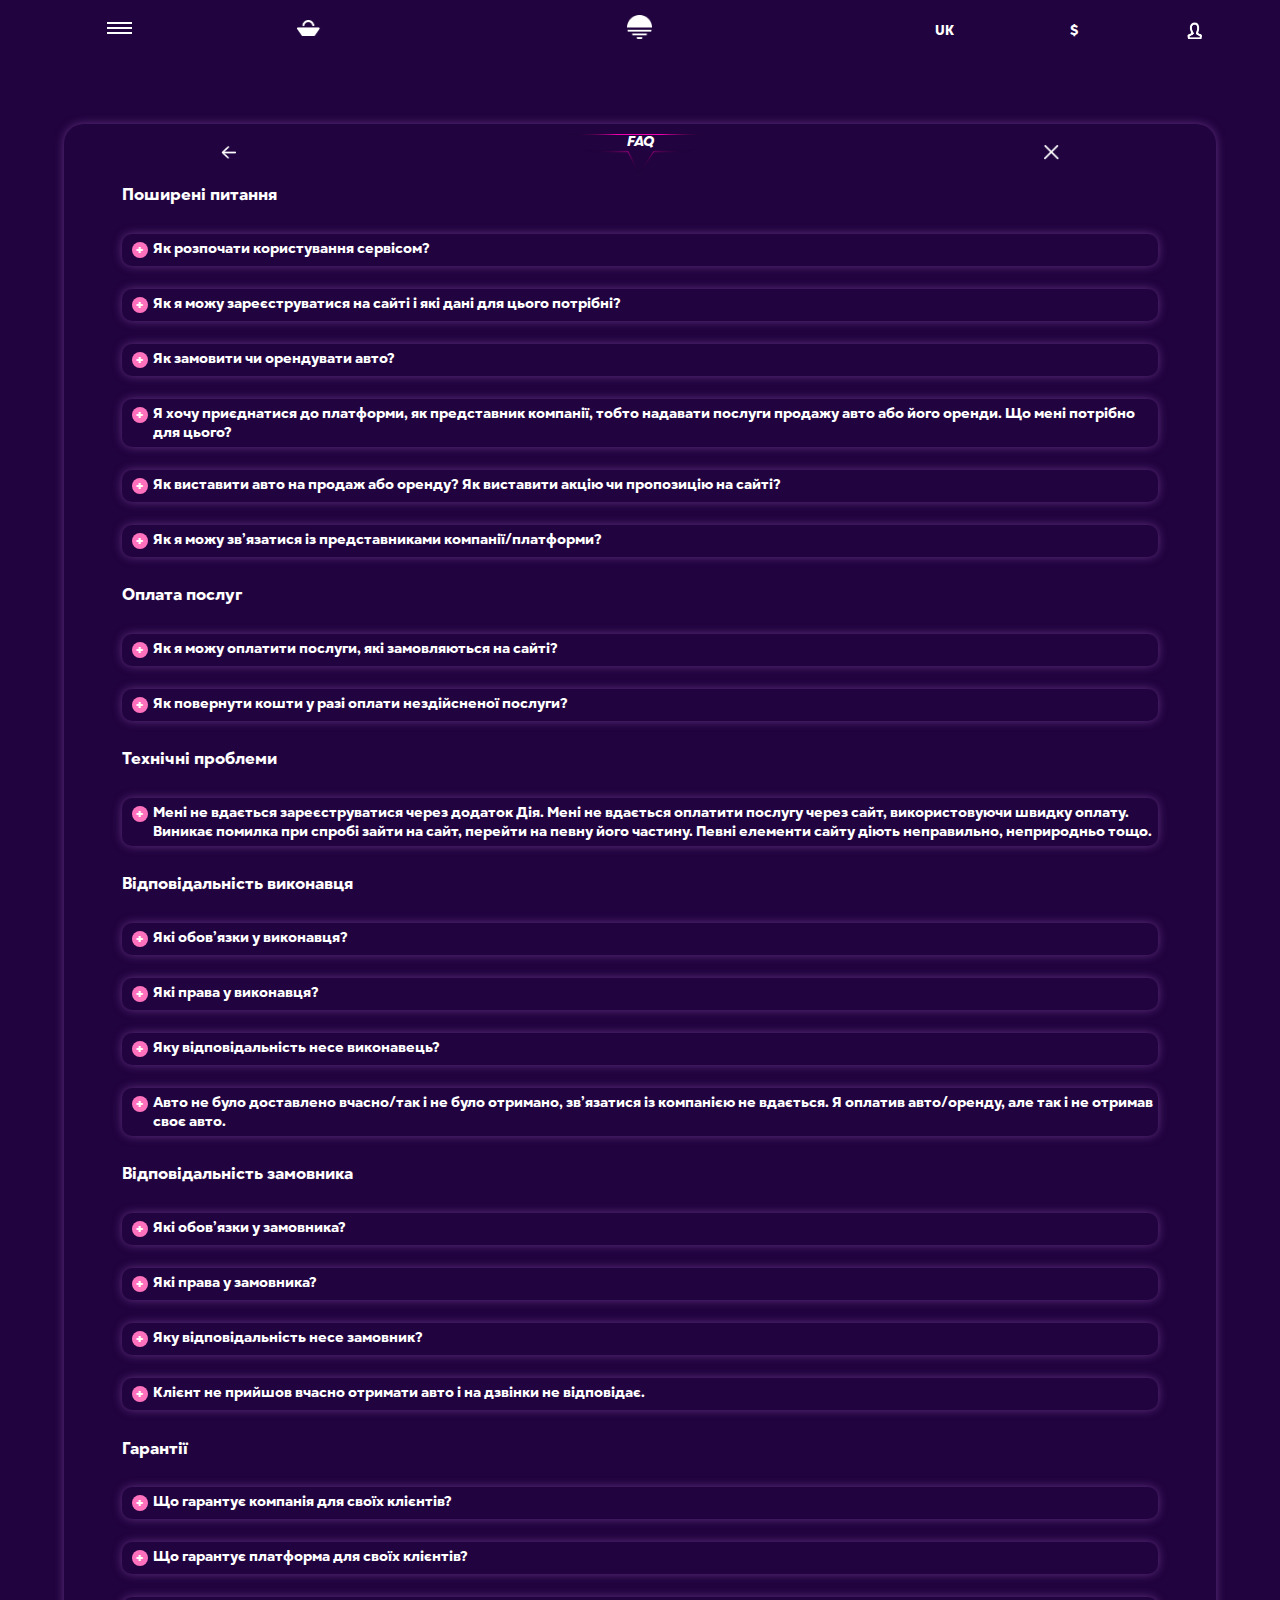
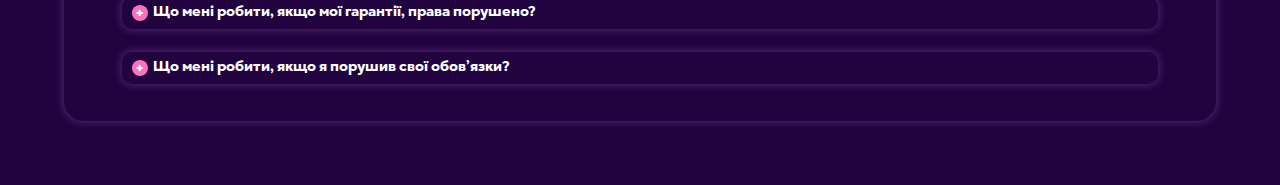
<file: Web Experimental/FAQ/index.html>
<!doctype html>
<html>

<head>
  <meta charset="utf-8">
  <meta name="viewport" content="width=device-width, initial-scale=1, shrink-to-fit=no">
  <title>Eurocars - FAQ</title>
  <link rel="stylesheet" href="main.css">
  <style>
    body {
      margin: 0;
      font-family: -apple-system, BlinkMacSystemFont, 'Segoe UI', Roboto, 'Helvetica Neue', Arial,
        sans-serif, 'Apple Color Emoji', 'Segoe UI Emoji', 'Segoe UI Symbol';
    }
   </style>
</head>

<body>
  <header>
	<div class="box1">
		<a>
			<img src="sidebar.png" width="25px">
		</a>
		<a>
			<img src="basket.png" width="25px">
		</a>
	</div>
	<div class="box2">
		<img src="logo.png" width="25px">
	</div>
	<div class="box1">
		<button>UK</button>
		<button>$</button>
		<a>
			<img src="account.png" width="15px">
		</a>
	</div>
  </header>

    <div class="card">
	  <div class="card_top">
	  	<button>
			<img src="arrow.png" width=15px>
		</button>
		<img src="title_figure.png" width=190px>
		<button>
			<img src="cross.png" width=15px>
		</button>
		<h5>FAQ</h5>
	  </div>
	  
	  
	  <h3>Поширені питання</h3>
	  <input class="hide" id="hd-1" type="checkbox">
	  <label for="hd-1">Як розпочати користування сервісом?</label>
	  <div>
		Коли ви зайшли на сайт нашої платформи, ви можете вільно переглядати вміст усіх її основних розділів:
		дивитися інформацію про кожне авто, довідку, актуальні акції та пропозиції, порівнювати авто. Але для
		того щоб замовити авто чи орендувати його, ви повинні зареєструватися – цей процес ми прискорили по максимуму,
		за умови, що у платформі Дія є усі необхідні дані. Далі дивіться відповіді нижче.
      </div>
	  
	  <input class="hide" id="hd-2" type="checkbox">
	  <label for="hd-2">Як я можу зареєструватися на сайті і які дані для цього потрібні?</label>
	  <div>
		Для реєстрації слід перейти у розділ Sign in/Log in, у ньому буде пропозиція зареєструватися, ви погоджуєтесь
		і відправляєтесь на заповнення короткої форми. Форма містить ваш нікнейм та пароль, за якими ви будете
		заходити на сайт. Також слід передати важливі дані, а саме ваше ім’я та прізвище, дату народження, посвідчення
		водія, для цього слід зайти через форму авторизації у додаток Дія після цього буде автоматично взято необхідні
		дані і не більше. Авторизація завершиться, коли ви натисните кнопку прийняти і якщо усі необхідні дані є, немає
		помилок. Перегляньте розділ Privacy Policy для того щоб дізнатися детальніше як зареєструватися.
	  </div>
	  
	  <input class="hide" id="hd-3" type="checkbox">
	  <label for="hd-3">Як замовити чи орендувати авто?</label>
	  <div>
		Замовлення авто відбувається в окремій формі. Щоб дістатися до неї, слід перейти на індивідуальну сторінку авто
		і натиснути «Замовити». За вказаною формою слід ввести необхідні дані й вам прийде інструкція, де вказано
		подальші дії, які вам слід виконати. У результаті ви оплачуєте послугу або через сайт, або «на місці» і отримуєте
		бажане авто.
	  </div>
	  
	  <input class="hide" id="hd-4" type="checkbox">
	  <label for="hd-4">
		Я хочу приєднатися до платформи, як представник компанії, тобто надавати послуги продажу авто
		або його оренди. Що мені потрібно для цього?
	  </label>
      <div>
		Слід звернутися до нашого call центру, контакти якого вказані у sidebar або знизу сайту, далі вказати, що
		ви представник компанії і що ви хочете приєднатись до платформи. Ви вказуєте необхідні дані про вашу компанію
		і якщо ці дані достовірні, ви надаєте додатково контакти адміністратора від вашої компанії і на платформі буде
		додано нового адміна, що зможе додавати авто або послуги оренди на платформу. Дані для авторизації будуть
		передані на вказану вами адресу. І тоді ви можете користуватися сервісом.   
	  </div>


	  <input class="hide" id="hd-5" type="checkbox">
	  <label for="hd-5">
		Як виставити авто на продаж або оренду?
		Як виставити акцію чи пропозицію на сайті?
	  </label>
	  <div>
		Адмін від вашої компанії повинен зайти на сайт і у розділі свого акаунту «Авто» чи «Акції» має додати новий
		об’єкт. Далі він заповнює форму і надсилає запит на сервер, його перевіряють і дозволяють для показу на платформі,
		інакше просять скоригувати форму.   
	  </div>
	  

	  <input class="hide" id="hd-6" type="checkbox">
	  <label for="hd-6">Як я можу зв’язатися із представниками компанії/платформи?</label>
	  <div>
		Контакти нашого call центру вказані у sidebar знизу, а також знизу будь-якої сторінки. Зв’язатися із представниками
		компаній можна за контактами вказаними у індивідуальній картці авто.
	  </div>
	  
	  
	  <h3>Оплата послуг</h3>
	  <input class="hide" id="hd-7" type="checkbox">
	  <label for="hd-7">Як я можу оплатити послуги, які замовляються на сайті?</label>
	  <div>
		  Оплатити послуги можна за інструкцією, що надсилається після оформлення замовлення або ж за допомогою швидкої
		  оплати, де використовуються дані ваших кредитних карток. Також можлива оплата «на місці», коли ви передаєте гроші
		  напряму представникам компаній, але цей спосіб не завжди надійний і може бути небезпечним, адже шлях ваших грошей
		  не контролюється нашою платформою. Відповідальність у такому разі лежить на компанії. При такому варіанті краще
		  оплачувати покупку у дилерському центрі, оренду в центрі видачі авто орендодавця.
	  </div>
	  

	  <input class="hide" id="hd-8" type="checkbox">
	  <label for="hd-8">Як повернути кошти у разі оплати нездійсненої послуги?</label>
	  <div>
		Такий випадок може трапитись дуже рідко. Але у такому разі ви повинні звернутися до нашого call центру або до
		компанії і описати проблему. Таким чином вам повинні допомогти і пересвідчитися у тому, що надання послуги виконано
		успішно. Радше виконати оплату у дилерському центрі або швидкою оплатою при отриманні авто, щоб таких випадків не було.
	  </div>


	  <h3>Технічні проблеми</h3>
	  <input class="hide" id="hd-9" type="checkbox">
	  <label for="hd-9">
	    Мені не вдається зареєструватися через додаток Дія.
		Мені не вдається оплатити послугу через сайт, використовуючи швидку оплату.
		Виникає помилка при спробі зайти на сайт, перейти на певну його частину.
		Певні елементи сайту діють неправильно, неприродньо тощо.  
	  </label>
      <div>  
		Усі ці проблеми мають надсилатися та повідомлятися нам у call центр, де ми вислухаємо вас і будемо якнайшвидше вирішувати цю проблему.
	  </div>
	  

	  <h3>Відповідальність виконавця</h3>
	  <input class="hide" id="hd-10" type="checkbox">
	  <label for="hd-10">
	    Які обов’язки у виконавця?
	  </label>
      <div>  
	    Виконавець повинен вчасно надавати авто, бути на зв’язку із представниками платформи та клієнтами,
	    поводитись із ними належним чином, видавати ціле, нове авто, що пройшло техдіагностику. 
	  </div>


	  <input class="hide" id="hd-11" type="checkbox">
	  <label for="hd-11">
		Які права у виконавця?
	  </label>
	  <div>  
		Виконавець має право звернутися до правоохоронних органів у разі, якщо клієнт шахраював, чинив шкоду
		представникам компанії та авто під час його видачі чи отримання назад, авто було повернуто у пошкодженому стані,
		що сталося під час користування авто клієнтом та у разі виникнення подібних випадків з боку третьої сторони чи клієнта.
	  </div>
	  
      <input class="hide" id="hd-12" type="checkbox">
	  <label for="hd-12">
		Яку відповідальність несе виконавець?
	  </label>
      <div>  
		Виконавця може бути оштрафовано або може бути подано на нього заяву до суду, у разі не виконання ним обов’язків
		та порушення прав користувачів тощо.
	  </div>
	  
	  <input class="hide" id="hd-13" type="checkbox">
	  <label for="hd-13">
		Авто не було доставлено вчасно/так і не було отримано, зв’язатися із компанією не вдається.
		Я оплатив авто/оренду, але так і не отримав своє авто. 
	  </label>
      <div>  
		Слід зв’язатися із представниками платформи(call центр) і вказати ваші проблеми. Ми будемо намагатися їх вирішити
		разом. У результаті компанія-виконавець виправить ситуацію, відшкодує вам за завдані незручності або ж буде нести пряму відповідальність.
	  </div>
  
  
	  <h3>Відповідальність замовника</h3>
	  <input class="hide" id="hd-14" type="checkbox">
	  <label for="hd-14">
		Які обов’язки у замовника?
	  </label>
      <div>  
	    Замовник повинен вчасно прийти на видачу авто, оплатити усі оформлені послуги, вести себе ввічливо та культурно
		із представниками платформи і компаній, не шахраювати. 
	  </div>

	  <input class="hide" id="hd-15" type="checkbox">
	  <label for="hd-15">
		Які права у замовника?
	  </label>
      <div>  
	    Замовник має право бути вислуханим, отримати швидку допомогу, на зручне користування платформою, на
		надійний захист своїх даних, подати до суду на платформу або компанії у разі порушення ними їхніх прав, завдання шкоди
		із їхнього боку.
	  </div>

	  <input class="hide" id="hd-16" type="checkbox">
	  <label for="hd-16">
		Яку відповідальність несе замовник?
	  </label>
      <div>  
	    Замовник може бути притягнений до відповідальності, якщо він не виконав свої критичні обов’язки, причинив шкоду
	    представникам платформи та компаній, їхньому майну, чинив акти шахрайства тощо.
	  </div>

	  <input class="hide" id="hd-17" type="checkbox">
	  <label for="hd-17">
		Клієнт не прийшов вчасно отримати авто і на дзвінки не відповідає.
	  </label>
      <div>  
	    Зверніться до нас і ми вирішимо якнайшвидше дану проблему разом. У результаті замовник виправить ситуацію,
		повторить замовлення, відшкодує завдану шкоду або його буде притягнуто до відповідальності. 
	  </div>


	  <h3>Гарантії</h3>
	  <input class="hide" id="hd-18" type="checkbox">
	  <label for="hd-18">
		Що гарантує компанія для своїх клієнтів?
	  </label>
      <div>  
		Компанія гарантує вчасну видачу авто та його прийом, культурність та вихованість власних представників
		компанії, вчасну відповідь у разі потреби, гарантує справність авто, регулярні перевірки власного автопарку тощо.
		У разі порушення гарантій можлива компенсація або приведення до відповідальності винних.
	  </div>
	  
	  <input class="hide" id="hd-19" type="checkbox">
	  <label for="hd-19">
		Що гарантує платформа для своїх клієнтів?  
	  </label>
      <div>  
		Платформа гарантує для своїх клієнтів надійне збереження їхніх даних, нівелювання можливості їхньої втрати чи
		компрометації. Сайт наданий платформою не має помилок, користувач вільно і без проблем може ним користуватися і
		робити усі необхідні дії для замовлення послуг чи купівлі авто. У разі виникнення проблем гарантована вчасна відповідь
		і негайне їх вирішення. У разі порушення гарантій можлива компенсація або приведення до відповідальності винних.
	  </div>
	  
	  <input class="hide" id="hd-20" type="checkbox">
	  <label for="hd-20">
		Що мені робити, якщо мої гарантії, права порушено?
	  </label>
      <div>  
		Звертайтеся до нашого call центру і ми вирішимо ваші проблеми разом.
	  </div>
	  
	  <input class="hide" id="hd-21" type="checkbox">
	  <label for="hd-21">
		Що мені робити, якщо я порушив свої обов’язки?
	  </label>
      <div>  
		Звернутися до нас або представників компанії, щоб пояснити ситуацію і виправити проблеми, які були створені вами
		чи тими хто завадив вам усунути їх. У такому разі ви можливо будете змушені виплатити кошти за завдану шкоду або
		притягнуті до відповідальності, якщо ви створили критичну ситуацію. Якщо ви просто ще не сплатили в срок надану
		послугу чи не повернули вчасно авто, ви не будете притягнуті до відповідальність.
	  </div>
    </div>
	
</body>

</html>
</file>
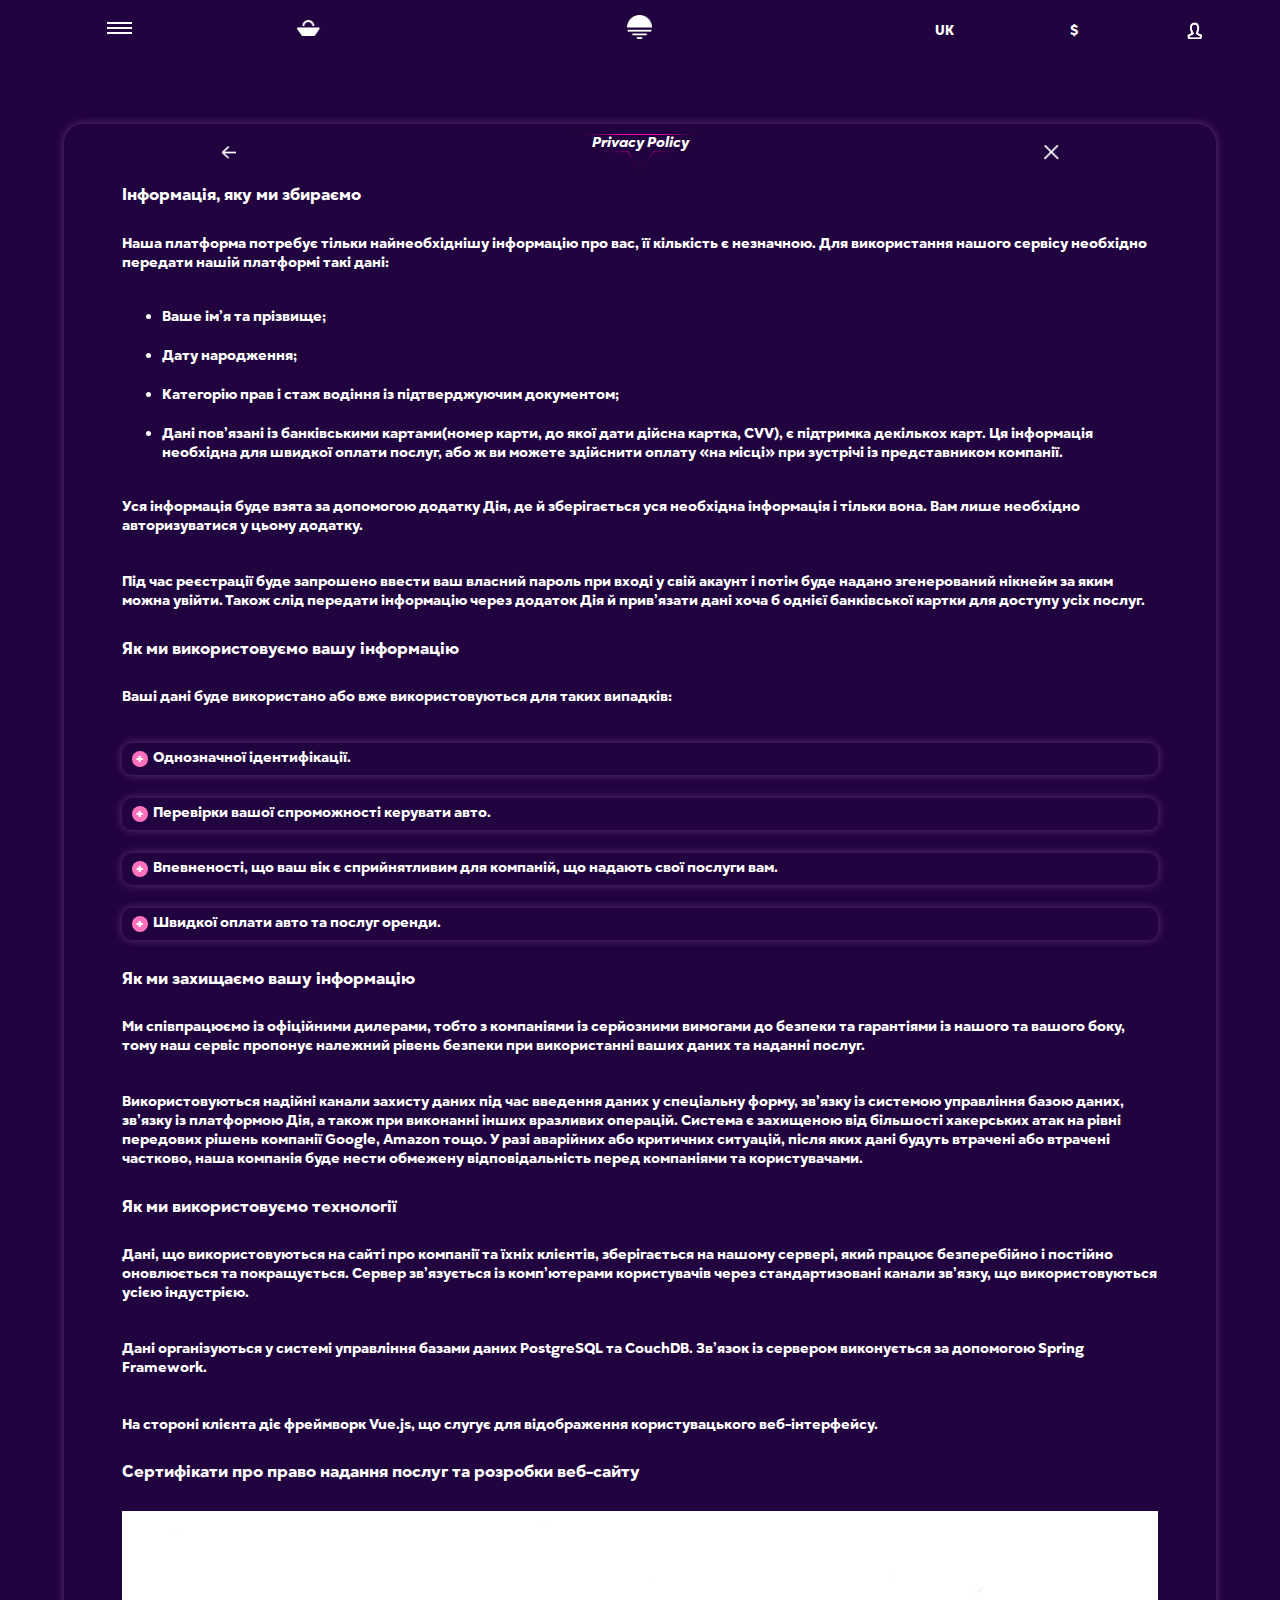
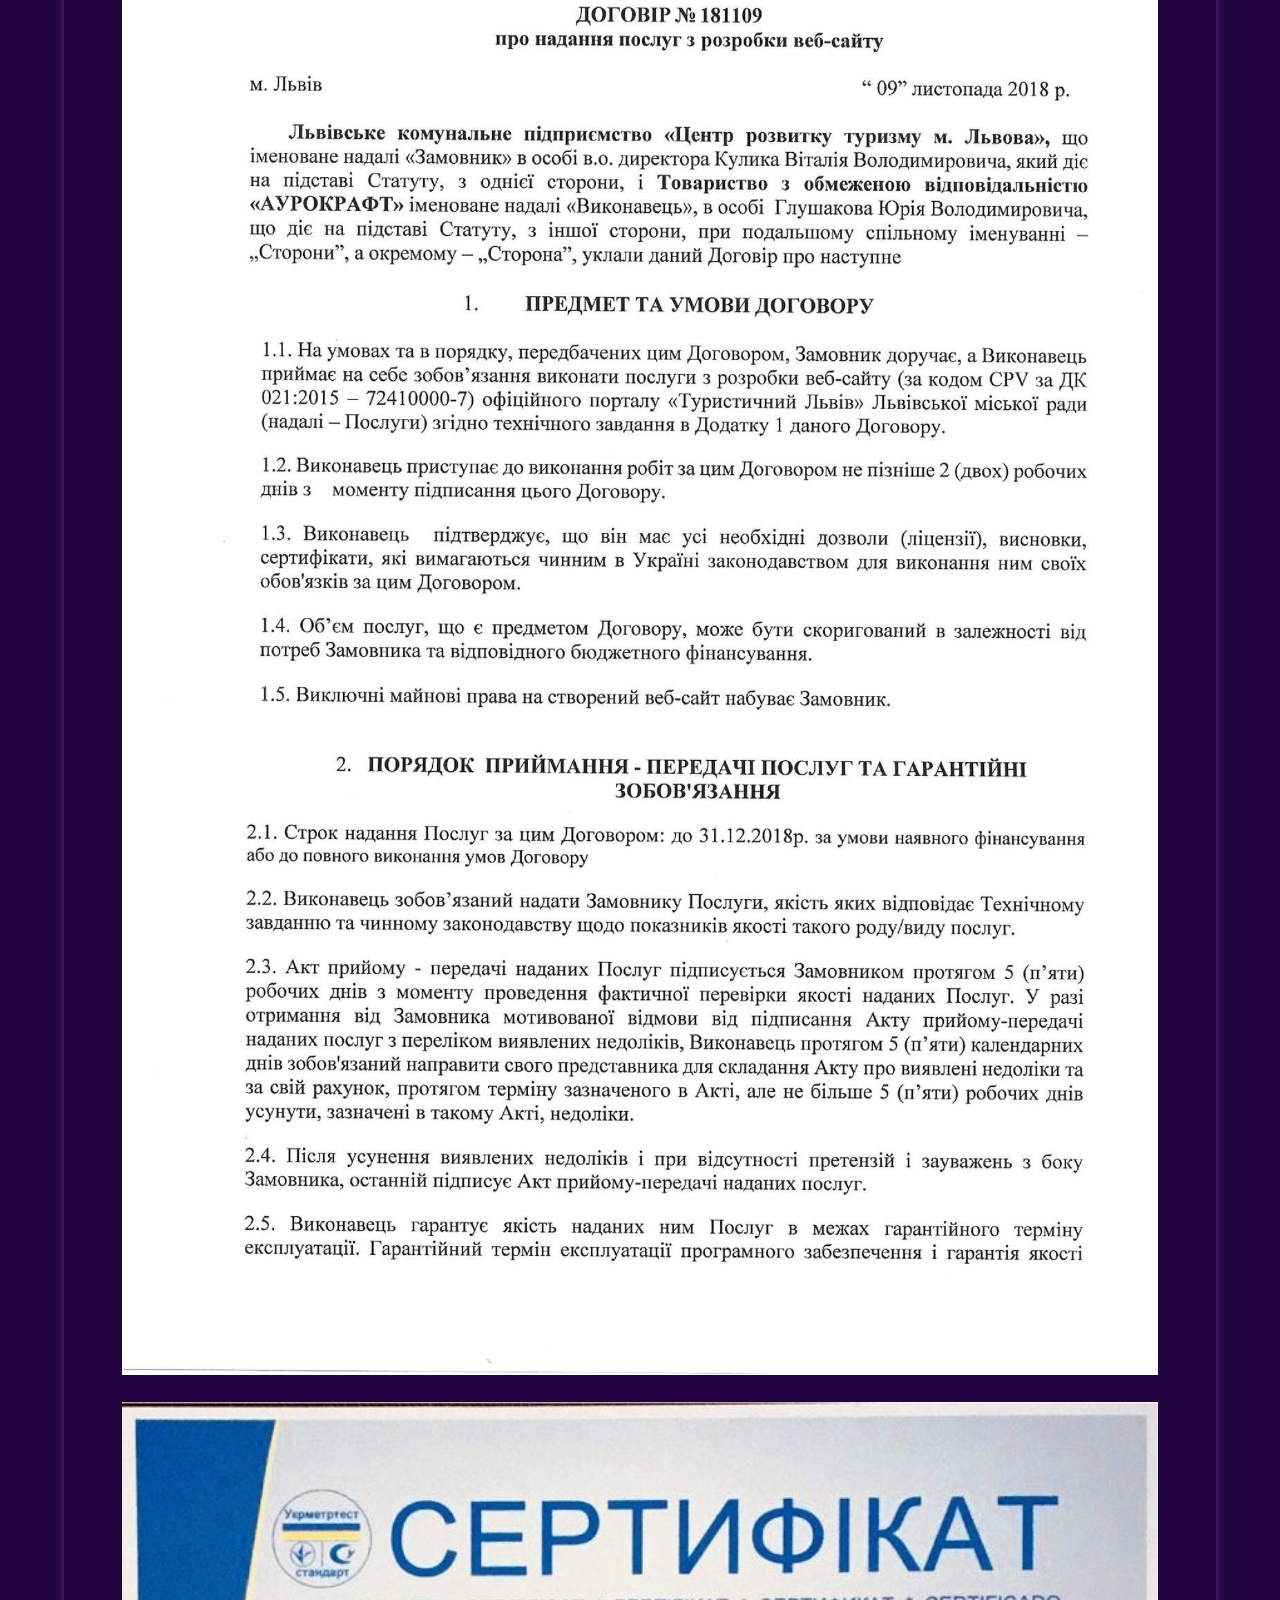
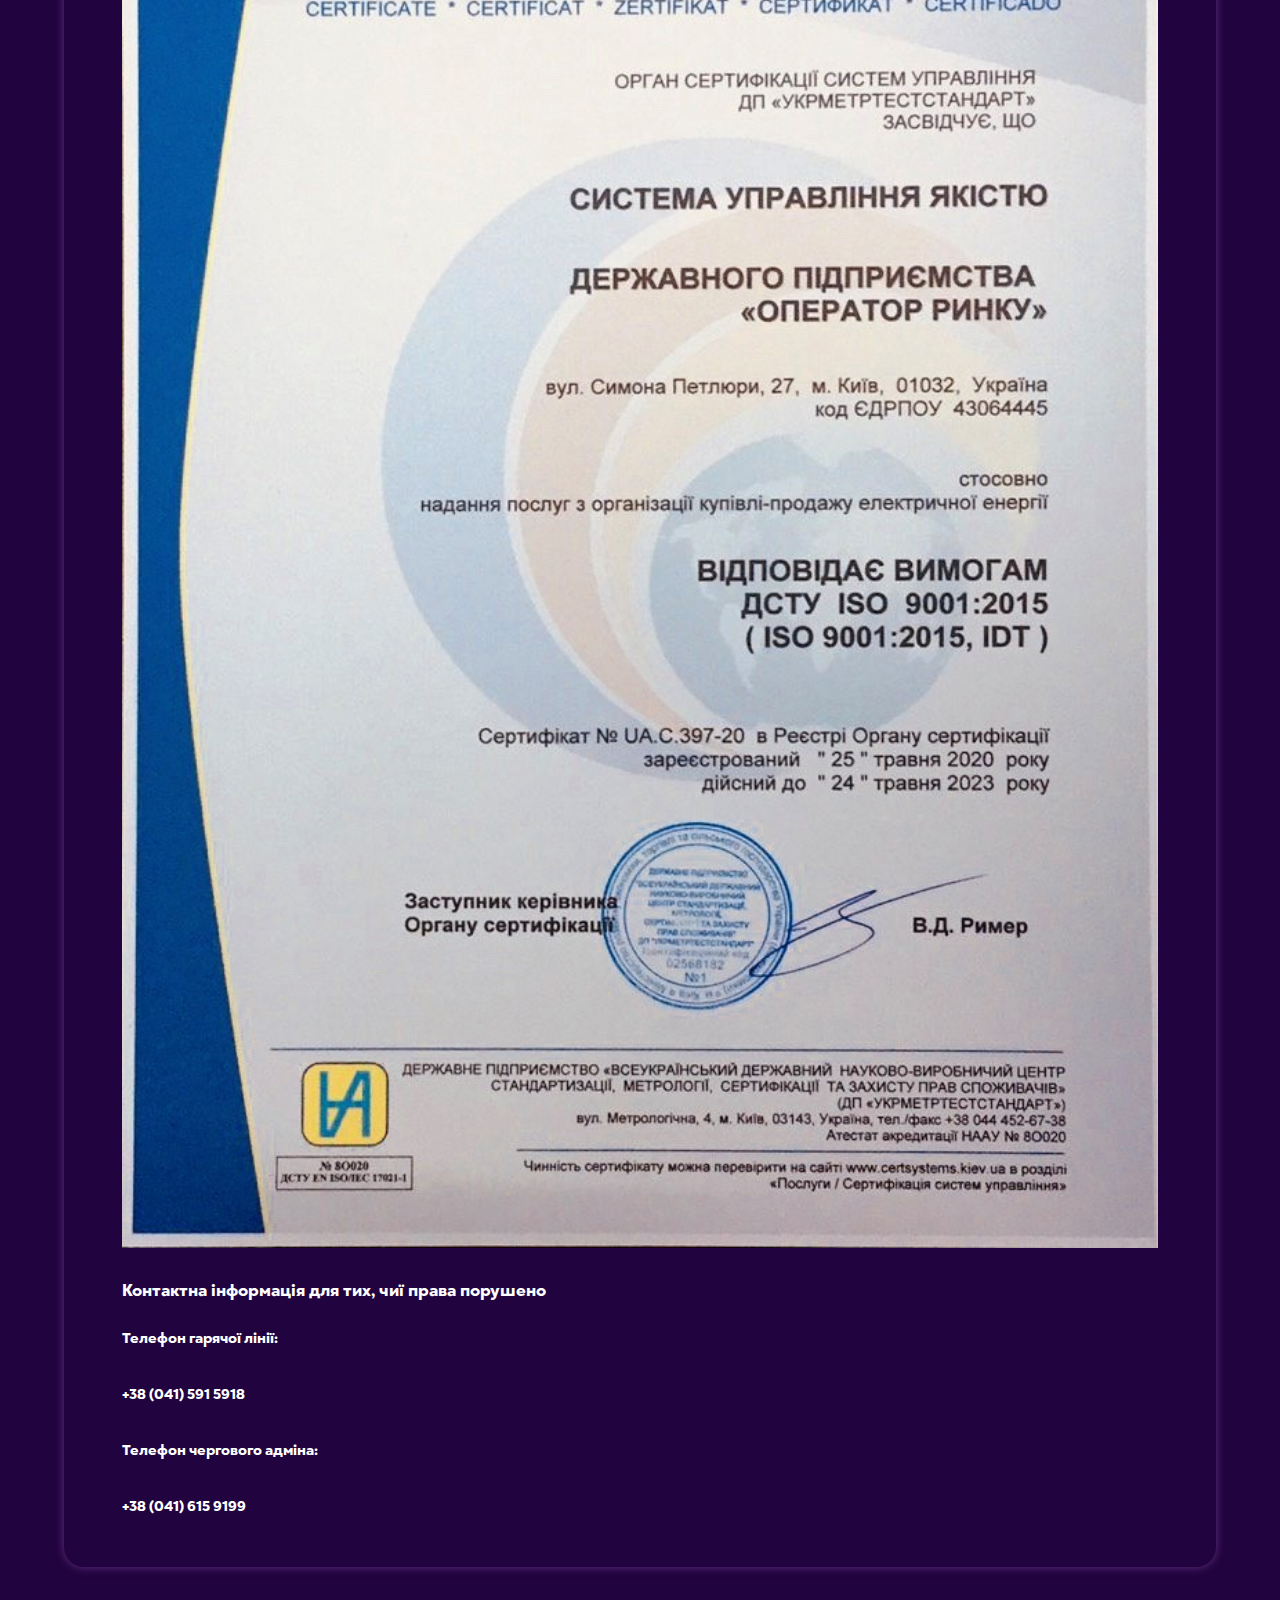
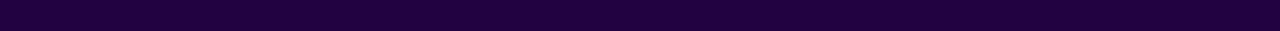
<file: Web Experimental/Privacy Policy/index.html>
<!doctype html>
<html>

<head>
  <meta charset="utf-8">
  <meta name="viewport" content="width=device-width, initial-scale=1, shrink-to-fit=no">
  <title>Privacy Policy</title>
  <link rel="stylesheet" href="main.css">
</head>

<body>
  <header>
	<div class="box1">
		<a>
			<img src="sidebar.png" width="25px">
		</a>
		<a>
			<img src="basket.png" width="25px">
		</a>
	</div>
	<div class="box2">
		<img src="logo.png" width="25px">
	</div>
	<div class="box1">
		<button>UK</button>
		<button>$</button>
		<a>
			<img src="account.png" width="15px">
		</a>
	</div>
  </header>

    <div class="card">
		<div class="card_top">
		<button>
			<img src="arrow.png" width=15px>
		</button>
		<img src="title_figure.png" width=190px>
		<button>
			<img src="cross.png" width=15px>
		</button>
		<h5>Privacy Policy</h5>
		</div>
	  
		<h3>Інформація, яку ми збираємо</h3>
		<p>
			Наша платформа потребує тільки найнеобхіднішу інформацію про вас, її кількість є незначною.
			Для використання нашого сервісу необхідно передати нашій платформі такі дані: 
		</p>
		<ul>
			<li>Ваше ім’я та прізвище;</li>
			<li>Дату народження;</li>
			<li>Категорію прав і стаж водіння із підтверджуючим документом;</li>
			<li>
				Дані пов’язані із банківськими картами(номер карти, до якої дати дійсна картка, CVV),
				є підтримка декількох карт. Ця інформація необхідна для швидкої оплати послуг, або ж ви можете
				здійснити оплату «на місці» при зустрічі із представником компанії.
			</li>
		</ul>
		<p>
			Уся інформація буде взята за допомогою додатку Дія, де й зберігається уся необхідна інформація
			і тільки вона. Вам лише необхідно авторизуватися у цьому додатку.
		</p>
		<p>
			Під час реєстрації буде запрошено ввести ваш власний пароль при вході у свій акаунт і потім буде
			надано згенерований нікнейм за яким можна увійти. Також слід передати інформацію через додаток Дія
			й прив’язати дані хоча б однієї банківської картки для доступу усіх послуг.
		</p>
		
		<h3>Як ми використовуємо вашу інформацію</h3>
		<p>Ваші дані буде використано або вже використовуються для таких випадків:</p>
		<input class="hide" id="hd-1" type="checkbox">
		<label for="hd-1">
		  Однозначної ідентифікації.
		</label>
		<div>
			Це необхідно, щоб не виникли конфлікти авторизації на чужому акаунті, нівелювання загрози безпеці,
			можливості однозначно зв’язатися саме із вами, привести до відповідальності порушників закону, які
			порушили умови користування сервісом та вчинили шкоду як сервісу, компаніям так й іншим користувачам
			наших послу. У цьому разі використовуються ім’я, прізвище, дата народження;
		</div>
		<input class="hide" id="hd-2" type="checkbox">
		<label for="hd-2">
		  Перевірки вашої спроможності керувати авто.
		</label>
		<div>
			Це необхідно, якщо ви маєте стати водієм майбутнього авто чи взяли в оренду авто. Це необхідно для того,
			щоб уберегти як наших користувачів, оточуючих так і майно компаній, які із нами співпрацюють, від пошкодження,
			завдання шкоди собі та іншим. Для цього використовуються дані пов’язані із вашим водійським посвідченням, до
			яких входить сам документ, категорія посвідчення, стаж керування;
		</div>
		<input class="hide" id="hd-3" type="checkbox">
		<label for="hd-3">
			Впевненості, що ваш вік є сприйнятливим для компаній, що надають свої послуги вам.
		</label> 
		<div>
			Якщо ви замолодий або ваш вік доходить до літнього, компанії можуть збільшити вартість послуг з оренди авто,
			оскільки збільшується ризик аварійних ситуацій через недосвідченість або можливі проблеми із здоров’ям.
			Таким чином вони застраховують себе від завдання шкоди своєму майну і збільшують вашу відповідальність
			перед своїми можливостями. Використовується як ваш стаж так і вік.
		</div>
		<input class="hide" id="hd-4" type="checkbox">
		<label for="hd-4">
			Швидкої оплати авто та послуг оренди.
		</label>
		<div>
			Дані банківської карти є не обов’язковими, якщо ви не довіряєте нікому власні дані пов’язані із грошима,
			маєте бажання розплатитися із представниками компанії, що надає свої послуги, «на місці». Але будьте обережні,
			адже в такому разі є більший ризик втратити гроші, бо вони не можуть відслідковуватися на всьому шляху процесу
			отримання послуг. У цьому випадку також за отримані гроші відповідальність лягає на компанію-виконавця, а на нас
			лягає відповідальність за інформування про оплату послуг або наявність проблем.
		</div>
		
		<h3>Як ми захищаємо вашу інформацію</h3>
		<p>
			Ми співпрацюємо із офіційними дилерами, тобто з компаніями із серйозними вимогами до безпеки та гарантіями із
			нашого та вашого боку, тому наш сервіс пропонує належний рівень безпеки при використанні ваших даних та наданні послуг.
		</p>
		<p>
			Використовуються надійні канали захисту даних під час введення даних у спеціальну форму, зв’язку із системою
			управління базою даних, зв’язку із платформою Дія, а також при виконанні інших вразливих операцій. Система є
			захищеною від більшості хакерських атак на рівні передових рішень компанії Google, Amazon тощо. У разі аварійних
			або критичних ситуацій, після яких дані будуть втрачені або втрачені частково, наша компанія буде нести обмежену
			відповідальність перед компаніями та користувачами.
		</p>
		
		<h3>Як ми використовуємо технології</h3>
		<p>
			Дані, що використовуються на сайті про компанії та їхніх клієнтів, зберігається на нашому сервері, який працює
			безперебійно і постійно оновлюється та покращується. Сервер зв’язується із комп’ютерами користувачів через
			стандартизовані канали зв’язку, що використовуються усією індустрією.
		</p>
		<p>
			Дані організуються у системі управління базами даних PostgreSQL та CouchDB. Зв’язок із сервером виконується за
			допомогою Spring Framework.
		</p>
		<p>
			На стороні клієнта діє фреймворк Vue.js, що слугує для відображення користувацького веб-інтерфейсу.
		</p>

		<h3>Сертифікати про право надання послуг та розробки веб-сайту</h3>
		<img src="doc1.jpg" width="100%">
		<img src="doc2.jpg" width="100%">
		<h3>Контактна інформація для тих, чиї права порушено</h3>
		<p>Телефон гарячої лінії:</p>
		<p>+38 (041) 591 5918</p>
		<p>Телефон чергового адміна:</p> 
		<p>+38 (041) 615 9199</p>
    </div>
	
</body>

</html>
</file>
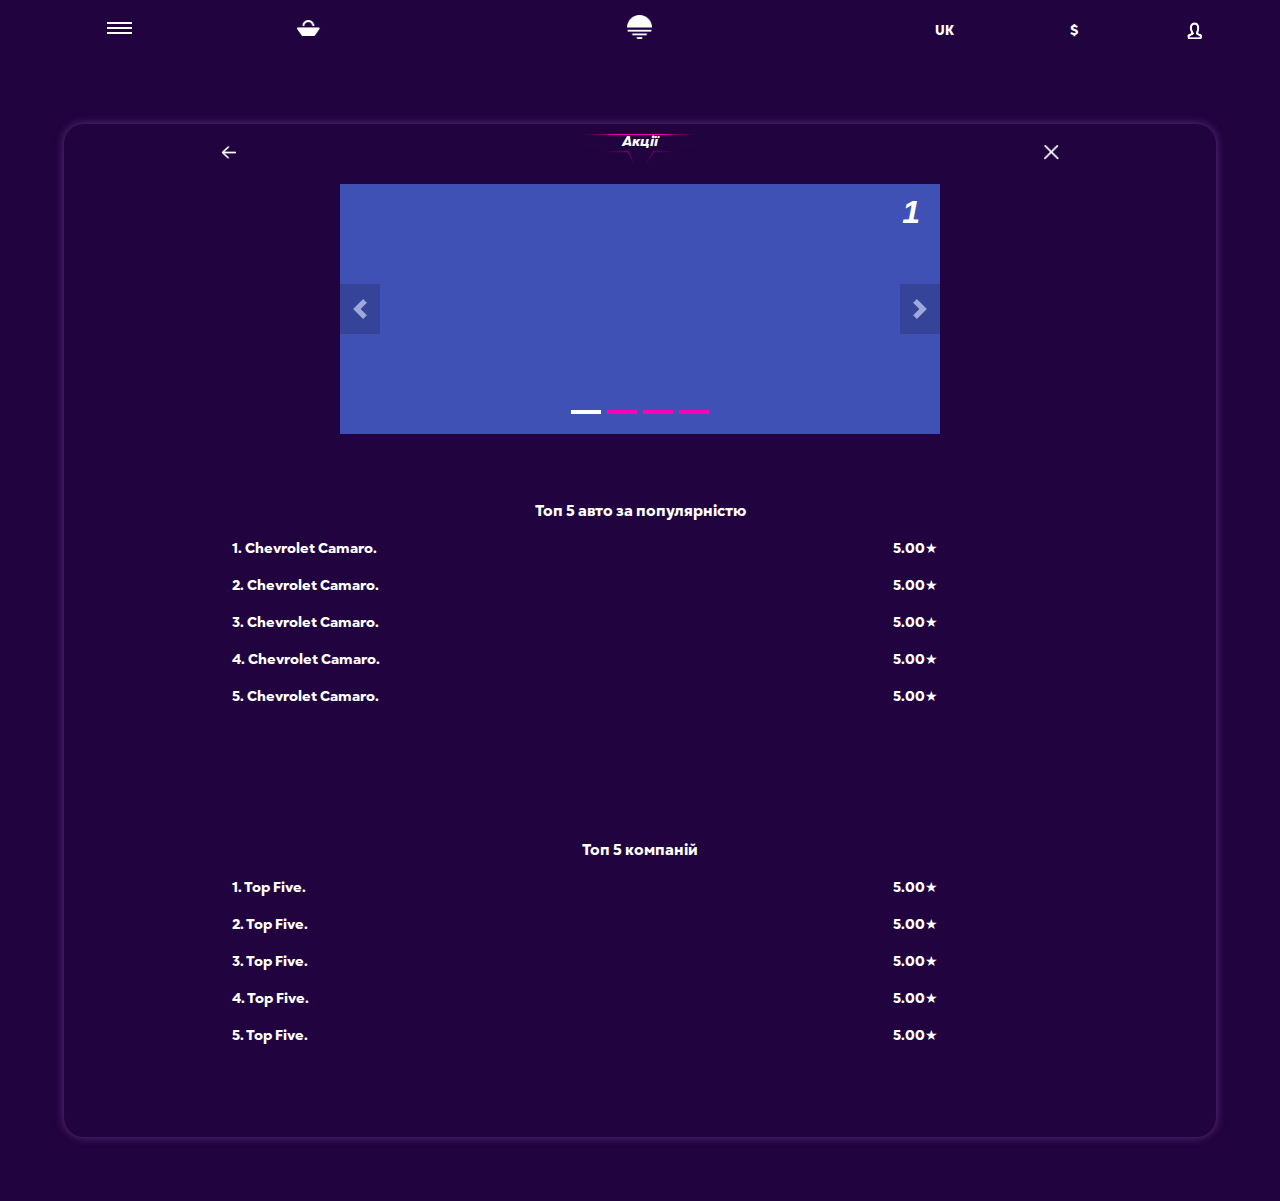
<file: Web Experimental/Акції/index.html>
<!doctype html>
<html>

<head>
  <meta charset="utf-8">
  <meta name="viewport" content="width=device-width, initial-scale=1, shrink-to-fit=no">
  <title>Eurocars - Акції</title>
  <link rel="stylesheet" href="main.css">
  <link rel="stylesheet" href="slider.css">
  <script defer src="slider.js"></script>
  <script>
    document.addEventListener('DOMContentLoaded', function () {
      // инициализация слайдера
      var slider = new SimpleAdaptiveSlider('.slider', {
        autoplay: false,
        interval: 5000,
        swipe: true,
      });
    });
  </script>
</head>

<body>
  <header>
	<div class="box1">
		<a>
			<img src="sidebar.png" width="25px">
		</a>
		<a>
			<img src="basket.png" width="25px">
		</a>
	</div>
	<div class="box2">
		<img src="logo.png" width="25px">
	</div>
	<div class="box1">
		<button>UK</button>
		<button>$</button>
		<a>
			<img src="account.png" width="15px">
		</a>
	</div>
  </header>

    <div class="card">
	  <div class="card_top">
	  	<button>
			<img src="arrow.png" width=15px>
		</button>
		<img src="title_figure.png" width=190px>
		<button>
			<img src="cross.png" width=15px>
		</button>
		<h5>Акції</h5>
	  </div>
	  <div class="slider">
		<div class="slider__wrapper">
		  <div class="slider__items">
			<div class="slider__item">
			  <div style="height: 250px; background: #3f51b5;"></div>
			</div>
			<div class="slider__item">
			  <div style="height: 250px; background: #607d8b;"></div>
			</div>
			<div class="slider__item">
			  <div style="height: 250px; background: #f44336;"></div>
			</div>
			<div class="slider__item">
			  <div style="height: 250px; background: #4caf50;"></div>
			</div>
		  </div>
		</div>
		<a class="slider__control slider__control_prev" href="#" role="button" data-slide="prev"></a>
		<a class="slider__control slider__control_next" href="#" role="button" data-slide="next"></a>
	  </div>
	  
	  <table>
		<tr align="center">
			<th colspan="2">Топ 5 авто за популярністю</th>
		</tr>
		<tr>
			<td>1.  Chevrolet Camaro.</td>
			<td>5.00★</td>
		</tr>	
		<tr>
			<td>2.  Chevrolet Camaro.</td>
			<td>5.00★</td>
		</tr>
		<tr>
			<td>3.  Chevrolet Camaro.</td>
			<td>5.00★</td>
		</tr>
		<tr>
			<td>4.  Chevrolet Camaro.</td>
			<td>5.00★</td>
		</tr>
		<tr>
			<td class="last">5.  Chevrolet Camaro.</td>
			<td class="last">5.00★</td>
		</tr>
	  </table>
	  
	  <table>
		<tr align="center">
			<th colspan="2">Топ 5 компаній</th>
		</tr>
		<tr>
			<td>1.  Top Five.</td>
			<td>5.00★</td>
		</tr>	
		<tr>
			<td>2.  Top Five.</td>
			<td>5.00★</td>
		</tr>
		<tr>
			<td>3.  Top Five.</td>
			<td>5.00★</td>
		</tr>
		<tr>
			<td>4.  Top Five.</td>
			<td>5.00★</td>
		</tr>
		<tr>
			<td class="last">5.  Top Five.</td>
			<td class="last">5.00★</td>
		</tr>
	  </table>
    </div>
	
</body>

</html>
</file>
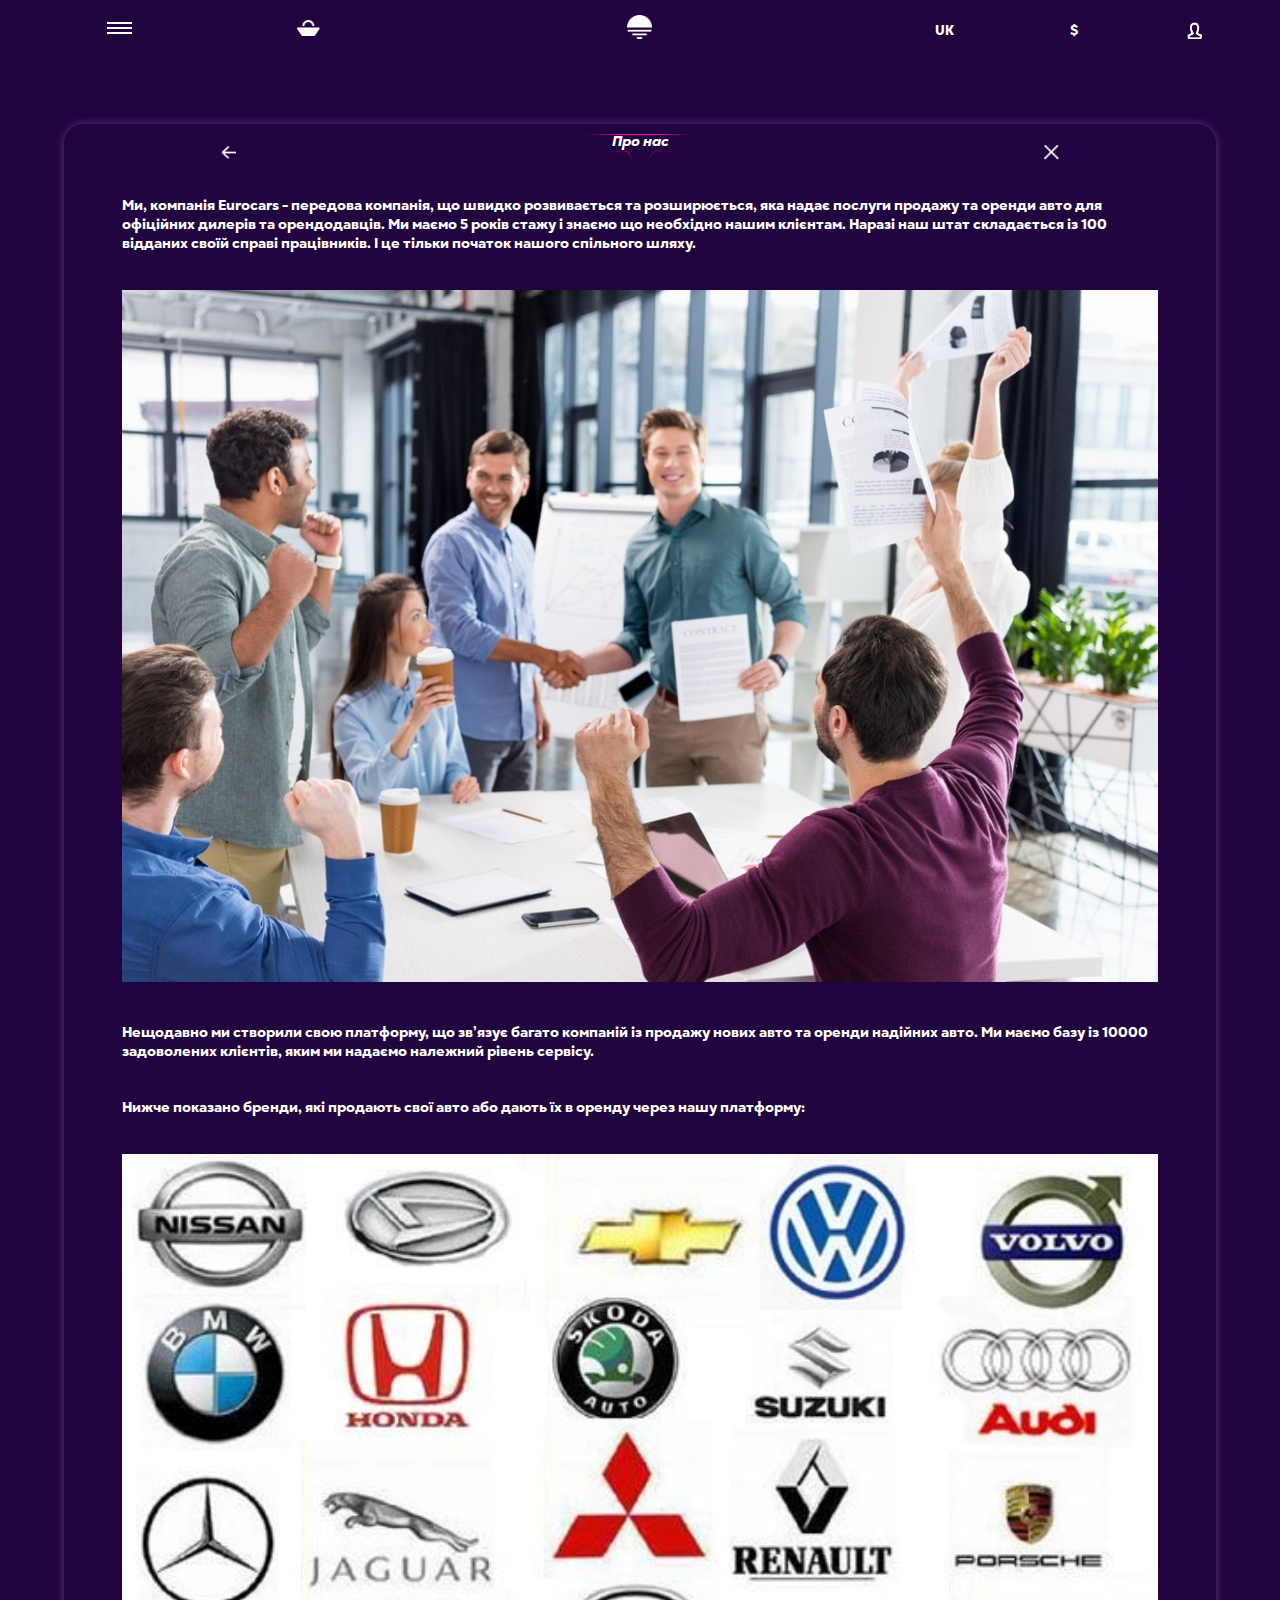
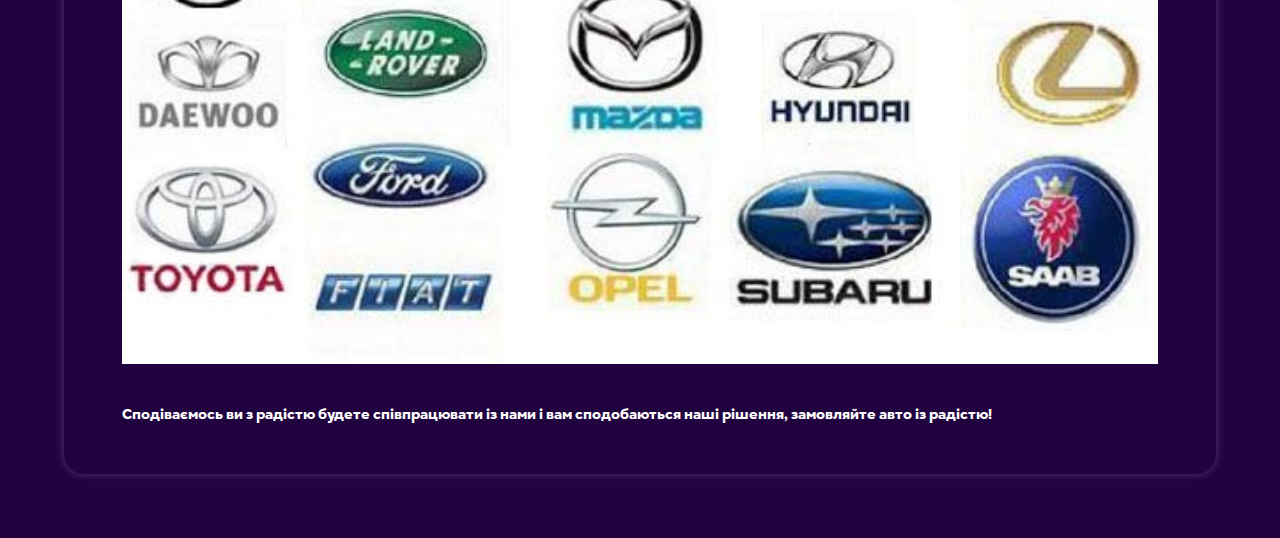
<file: Web Experimental/Про нас/index.html>
<!doctype html>
<html>

<head>
  <meta charset="utf-8">
  <meta name="viewport" content="width=device-width, initial-scale=1, shrink-to-fit=no">
  <title>Про нас</title>
  <link rel="stylesheet" href="main.css">
</head>

<body>
  <header>
	<div class="box1">
		<a>
			<img src="sidebar.png" width="25px">
		</a>
		<a>
			<img src="basket.png" width="25px">
		</a>
	</div>
	<div class="box2">
		<img src="logo.png" width="25px">
	</div>
	<div class="box1">
		<button>UK</button>
		<button>$</button>
		<a>
			<img src="account.png" width="15px">
		</a>
	</div>
  </header>

    <div class="card">
	  <div class="card_top">
	  	<button>
			<img src="arrow.png" width=15px>
		</button>
		<img src="title_figure.png" width=190px>
		<button>
			<img src="cross.png" width=15px>
		</button>
		<h5>Про нас</h5>
	  </div>
	  
	  <p>
		Ми, компанія Eurocars - передова компанія, що швидко розвивається та
		розширюється, яка надає послуги продажу та оренди авто для офіційних 
		дилерів та орендодавців. Ми маємо 5 років стажу і знаємо що необхідно 
		нашим клієнтам. Наразі наш штат складається із 100 відданих своїй справі
		працівників. І це тільки початок нашого спільного шляху. 
	  </p>
	  <img src="company.jpg" width="90%">
	  <p>
		Нещодавно ми створили свою платформу, що зв’язує багато компаній із продажу
		нових авто та оренди надійних авто. Ми маємо базу із 10000 задоволених клієнтів,
		яким ми надаємо належний рівень сервісу.
	  </p>
	  <p>
		Нижче показано бренди, які продають свої авто або дають їх в оренду через нашу платформу:
	  </p>
	  <img src="brands.jpg" width="90%">
	  <p>
		Сподіваємось ви з радістю будете співпрацювати із нами і вам сподобаються наші рішення,
		замовляйте авто із радістю!
	  </p>
    </div>
	
</body>

</html>
</file>
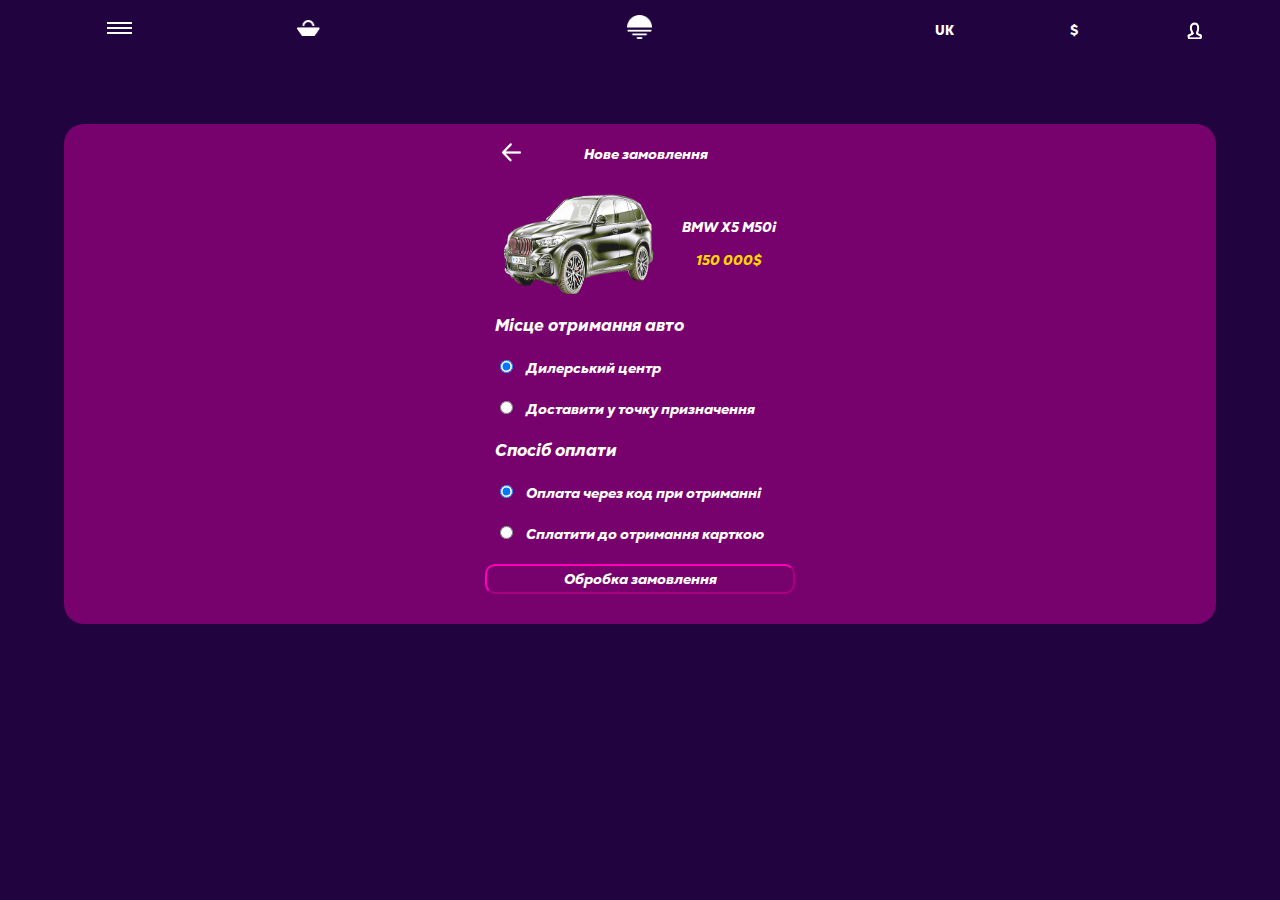
<file: Web Experimental/Форма для замовлень купівлі/index.html>
<!doctype html>
<html>

<head>
  <meta charset="utf-8">
  <meta name="viewport" content="width=device-width, initial-scale=1, shrink-to-fit=no">
  <title>New order form</title>
  <link rel="stylesheet" href="main.css">
</head>

<body>
  <header>
	<div class="box1">
		<a>
			<img src="sidebar.png" width="25px">
		</a>
		<a>
			<img src="basket.png" width="25px">
		</a>
	</div>
	<div class="box2">
		<img src="logo.png" width="25px">
	</div>
	<div class="box1">
		<button>UK</button>
		<button>$</button>
		<a>
			<img src="account.png" width="15px">
		</a>
	</div>
  </header>
  
  <div class="card">
	<div class="card_top">
	  	<button>
			<img src="arrow.png" width=20px>
		</button>
		<h5>Нове замовлення</h5>
		<div>
		</div>
	</div>
	<div class="wrapper">
		<div class="car_info">
			<img src="car.png" width="150px"></img>
			<div>
				<p>BMW X5 M50i</p>
		        <p id="gold">150&nbsp;000$</p>
			</div>
		</div>

		
		<h3>Місце отримання авто</h3>
		<div>
			<input type="radio" id="receivingLocation1" name="location" form="new order" checked>
			<label for="receivingLocation1">Дилерський центр</label>
		</div>
		<div class="hidencontainer">
			<input class="manual" type="radio" id="receivingLocation2" name="location" form="new order">
			<label for="receivingLocation2">Доставити у точку призначення</label>
			<div class="hiden1">
				<input type="text" form="new order" placeholder="Пункт призначення">
			</div>
		</div>
		
		
		<h3>Спосіб оплати</h3>
		<div>
			<input type="radio" id="payway1" name="pay" form="new order" checked>
			<label for="payway1">Оплата через код при отриманні</label>
		</div>
		<div class="hidencontainer">
			<input class="manual", type="radio" id="payway2" name="pay" form="new order">
			<label for="payway2">Сплатити до отримання карткою</label>
			<div class="hiden2">
				<div class="cardnum">
					<input type="list" form="new order" placeholder="Доступні картки">
				</div>
				<div class="creditcarddata">
					<input type="number" form="new order" placeholder="CVV" min="0" max="999">
					<input type="text" form="new order" placeholder="mm/yy" required pattern="[0-9]{2}/[0-9]{2}">
					<input type="number" form="new order" placeholder="PIN Code" min="0" max="9999">
				</div>
			</div>
		</div>
	</div>
	<input id="sub" type="submit" form="new order" value="Обробка замовлення">
  </div>
  
</body>
</file>
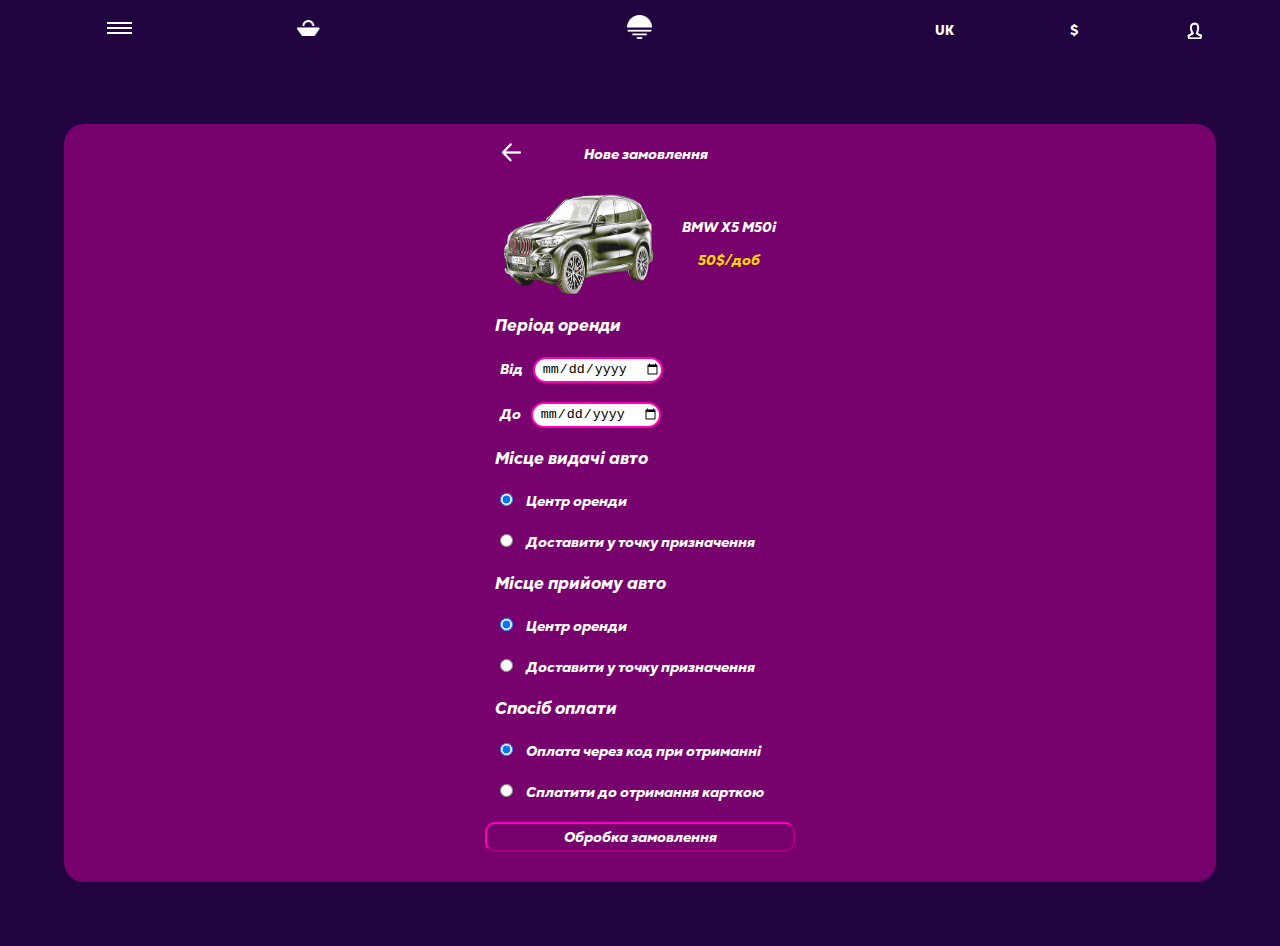
<file: Web Experimental/Форма для замовлень оренди/index.html>
<!doctype html>
<html lang="ua">

<head>
  <meta charset="utf-8">
  <meta name="viewport" content="width=device-width, initial-scale=1, shrink-to-fit=no">
  <title>New order form</title>
  <link rel="stylesheet" href="main.css">
</head>

<body>
  <header>
	<div class="box1">
		<a>
			<img src="sidebar.png" width="25px">
		</a>
		<a>
			<img src="basket.png" width="25px">
		</a>
	</div>
	<div class="box2">
		<img src="logo.png" width="25px">
	</div>
	<div class="box1">
		<button>UK</button>
		<button>$</button>
		<a>
			<img src="account.png" width="15px">
		</a>
	</div>
  </header>
  
  <div class="card">
	<div class="card_top">
	  	<button>
			<img src="arrow.png" width=20px>
		</button>
		<h5>Нове замовлення</h5>
		<div>
		</div>
	</div>
	<div class="wrapper">
		<div class="car_info">
			<img src="car.png" width="150px"></img>
			<div>
				<p>BMW X5 M50i</p>
		        <p id="gold">50$/доб</p>
			</div>
		</div>

		<h3 id="short_header">Період оренди</h3>
		<div class="period">
		<p>Від</p>
		<input type="date" form="new order" checked required>
		</div>
		<div class="period">
		<p>До</p>
		<input type="date" form="new order" checked required>
		</div>
		<h3>Місце видачі авто</h3>
		<div>
			<input type="radio" id="receivingLocation1" name="location1" form="new order" checked>
			<label for="receivingLocation1">Центр оренди</label>
		</div>
		<div class="hidencontainer">
			<input class="manual" type="radio" id="receivingLocation2" name="location1" form="new order">
			<label for="receivingLocation2">Доставити у точку призначення</label>
			<div class="hiden1">
				<input type="text" form="new order" placeholder="Пункт призначення">
			</div>
		</div>
		
		<h3>Місце прийому авто</h3>
		<div>
			<input type="radio" id="receivingLocation3" name="location2" form="new order" checked>
			<label for="receivingLocation3">Центр оренди</label>
		</div>
		<div class="hidencontainer">
			<input class="manual" type="radio" id="receivingLocation4" name="location2" form="new order">
			<label for="receivingLocation4">Доставити у точку призначення</label>
			<div class="hiden1">
				<input type="text" form="new order" placeholder="Пункт призначення">
			</div>
		</div>
		
		<h3>Спосіб оплати</h3>
		<div>
			<input type="radio" id="payway1" name="pay" form="new order" checked>
			<label for="payway1">Оплата через код при отриманні</label>
		</div>
		<div class="hidencontainer">
			<input class="manual", type="radio" id="payway2" name="pay" form="new order">
			<label for="payway2">Сплатити до отримання карткою</label>
			<div class="hiden2">
				<div class="cardnum">
					<input type="list" form="new order" placeholder="Доступні картки">
				</div>
				<div class="creditcarddata">
					<input type="number" form="new order" placeholder="CVV" min="0" max="999">
					<input type="text" form="new order" placeholder="mm/yy" required pattern="[0-9]{2}/[0-9]{2}">
					<input type="number" form="new order" placeholder="PIN Code" min="0" max="9999">
				</div>
			</div>
		</div>
	</div>
	<input id="sub" type="submit" form="new order" value="Обробка замовлення">
  </div>
  
</body>
</file>
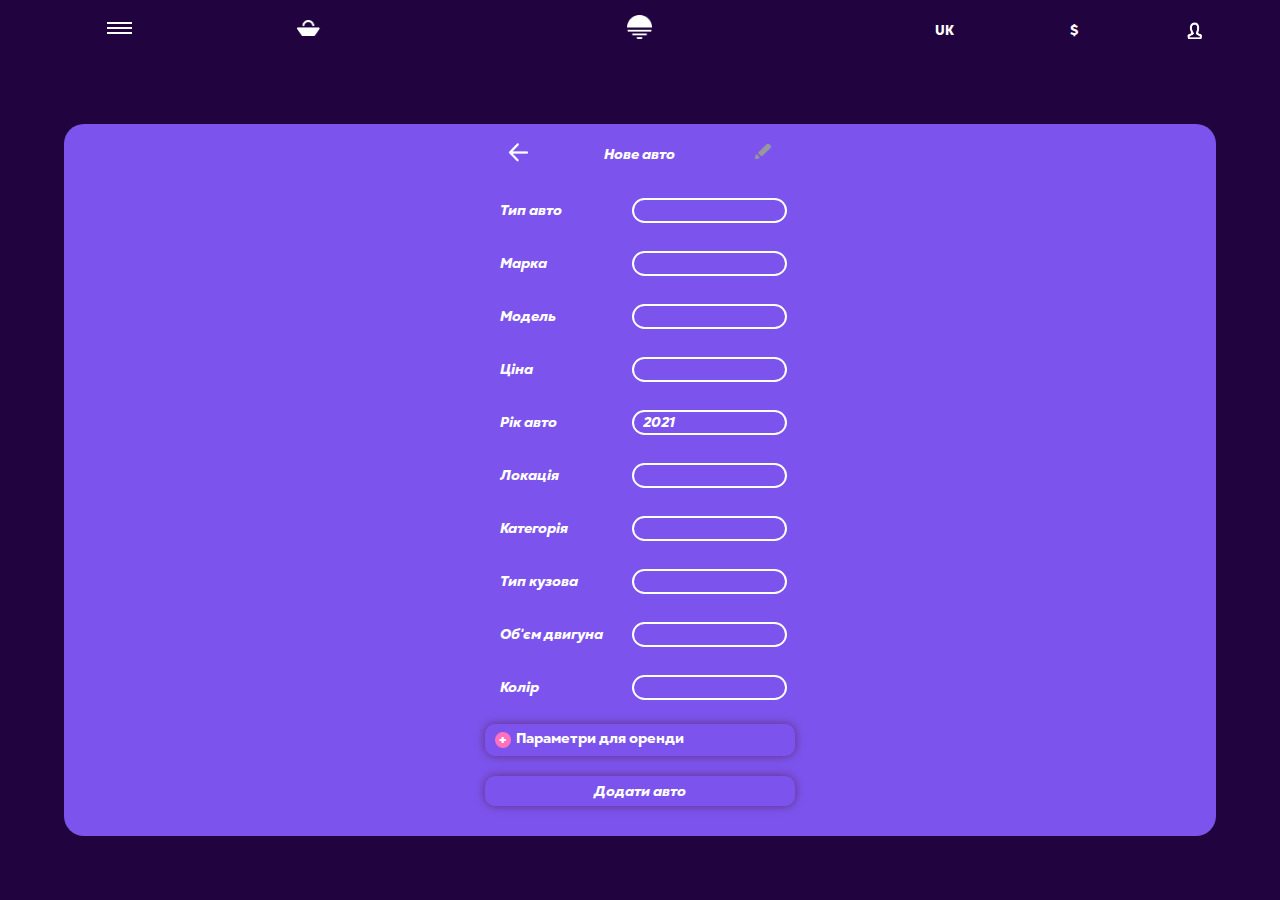
<file: Web Experimental/Форма для машин/index.html>
<!doctype html>
<html>

<head>
  <meta charset="utf-8">
  <meta name="viewport" content="width=device-width, initial-scale=1, shrink-to-fit=no">
  <title>New car form</title>
  <link rel="stylesheet" href="main.css">
</head>

<body>
  <header>
	<div class="box1">
		<a>
			<img src="sidebar.png" width="25px">
		</a>
		<a>
			<img src="basket.png" width="25px">
		</a>
	</div>
	<div class="box2">
		<img src="logo.png" width="25px">
	</div>
	<div class="box1">
		<button>UK</button>
		<button>$</button>
		<a>
			<img src="account.png" width="15px">
		</a>
	</div>
  </header>
  
  <div class="card">
	<div class="card_top">
	  	<button>
			<img src="arrow.png" width=20px>
		</button>
		<h5>Нове авто</h5>
		<button>
			<img src="pencil.png" width=20px style="filter:contrast(0.2);">
		</button>
	</div>
	<div class="wrapper">
		<div class="card_column" style="width:45%">
			<p>Тип авто</p>
			<p>Марка</p>
			<p>Модель</p>
			<p>Ціна</p>
			<p>Рік авто</p>
			<p>Локація</p>
			<p>Категорія</p>
			<p>Тип кузова</p>
			<p>Об'єм двигуна</p>
			<p>Колір</p>
		</div>
		<div class="card_column" style="width:55%">
			<form id="new car"></form>
				<input type="list" list="car_type" form="new car" required>
				<datalist id="car_type">
				<option value="Спорткар">
				<option value="Вантажівка">
				</datalist>
				<input type="list" list="brend" form="new car" required>
				<input type="text" form="new car" required>
				<input type="number" min="0" max="100000000" step="1" form="new car" required>
				<input type="number" min="1900" max="2022" step="1" value="2021" form="new car" required>
				<input type="text" form="new car" required>
				<input type="text" form="new car" required>
				<input type="list" list="body type"  form="new car" required>
				<input type="number" min="0.1" max="20" step="0.1"  form="new car" required>
				<input type="text" form="new car" required>
				</datalist>
		</div>
		<input class="hide" id="1" type="checkbox">
		<label for="1">
			Параметри для оренди
		</label>
		<div class="order_wrapper">
			<div class="card_column" style="width:45%">
				<p>Місце оренди</p>
				<p>Ціна за період</p>
			</div>
			<div class="card_column" style="width:55%">
				<input type="text" form="new car">
				<input type="number" min="0.01" max="10000" step="0.01" form="new car">
			</div>
		</div>
	</div>
	<input id="sub" type="submit" form="new car" value="Додати авто">
  </div>
  
  <datalist id="brend">
	<option value="Ford"></option>
	<option value="GMC"></option>
	<option value="Renault"></option>
	<option value="Peugeot"></option>
	<option value="Volvo"></option>
	<option value="VAZ"></option>
	<option value="Subaru"></option>
	<option value="Hyundai"></option>
	<option value="Honda"></option>
	<option value="Toyota"></option>
	<option value="Cadillac"></option>
	<option value="Mercedec"></option>
	<option value="Rolls-Royce"></option>
	<option value="BMW"></option>
	<option value="Tesla"></option>
  </datalist>
  
  <datalist id="body type">
	<option value="Седан"></option>
	<option value="Хетчбек"></option>
	<option value="Купе"></option>
	<option value="Універсал"></option>
	<option value="Лімузин"></option>
	<option value="Мінівен"></option>
	<option value="Гардтоп"></option>
	<option value="Ліфтбек"></option>
	<option value="Кабріолет"></option>
	<option value="Ландо"></option>
	<option value="Родстер"></option>
	<option value="Пікап"></option>
	<option value="Фургон"></option>
  </datalist>
  
</body>
</file>
<file: Web Experimental/FAQ/main.css>
@font-face{
	font-family:"Gogh-ExtraBold";
	src:url("../fonts/Gogh-ExtraBold.otf") format("opentype");
	font-style:normal;
	font-weight:normal;
}
@font-face{
	font-family:"Gogh-ExtraBoldItalic";
	src:url("../fonts/Gogh-ExtraBoldItalic.otf") format("opentype");
	font-style:normal;
	font-weight:normal;
}

body{
	background: #21033F;
	color:white;
	margin:0;
}

header{
	height:60px;
	width:auto;
	background:#21033F;
	position:-webkit-sticky;
	position:sticky;
	top:0;
	z-index:100;
}

header div{
	position:relative;
	float:left;
	display:flex;
	justify-content:space-around;
	flex-basis:auto;
	align-items:center;
	flex-direction:row;
	text-align:center;
}

header div.box1{
	padding: 20px 2% 10px 2%;
	width:29.5%;
}

header div.box2{
	padding: 15px 0 10px 0;
	width:33%;
}

header div a{
	position:relative;
	display:flex;
	justify-content:space-around;
	flex-basis:auto;
	flex-direction:row;
}

header div button{
	position:relative;
	color:white;
	font-family:Gogh;
	background-color:transparent;
	background-repeat:no-repeat;
    border: none;
    cursor:pointer;
    overflow: hidden;
    outline:none;
	font-family:Gogh-ExtraBold;
}

.card{
	position:relative;
	border-radius:20px;
	background: #21033F;/*#30114D;*/
	padding-bottom:25px;
	margin:5%;
	box-shadow: 0 0 10px #60317D;
}

.card_top{
	display:flex;
	justify-content:space-around;
	align-items:center;
	height:60px;
}

.card_top h5{
	position:absolute;
	top:-15px;
	font-family:Gogh-ExtraBoldItalic;
	font-size:14px;
}

.card_top button{
	position:relative;
	color:white;
	background-color:transparent;
	background-repeat:no-repeat;
    border: none;
    cursor:pointer;
    overflow: hidden;
    outline:none;
}

.card h3{
	margin-left:5%;
	margin-right:5%;
	font-family:Gogh-ExtraBold;
	font-size:16px;
}

.card h3:first-of-type{
	margin-top:0;
}

.card *, ::after, ::before {
    box-sizing: border-box;
}

.demo {
    max-width: 1024px;
    padding: 0 20px;
    margin: 5% 10%;
}

.hide,
.hide + label ~ div {
    display: none;
}

.hide + label {
	width: 90%;
	box-shadow: 0 0 10px #60317D;
	border:none;
	border-radius:10px;
    margin: 1% 5% 1% 5%;
    padding: 5px;
    color: white;
    cursor: pointer;
    display: inline-block;
	font-family:Gogh-ExtraBold;
	font-size:14px;
}

.hide:checked + label {
    color: #A071BD;
}

.hide:checked + label + div {
    display: block; 
    background: transparent;
    margin-left: 5%;
	margin-right: 5%;
    padding: 10px;
	font-family:Gogh-ExtraBold;
	font-size:14px;
     -webkit-animation:fade ease-in 0.5s; 
     -moz-animation:fade ease-in 0.5s;
     animation:fade ease-in 0.5s; 
}

@-moz-keyframes fade {
    from { opacity: 0; }
to { opacity: 1 }
}
@-webkit-keyframes fade {
    from { opacity: 0; }
to { opacity: 1 }
}
@keyframes fade {
    from { opacity: 0; }
to { opacity: 1 }   
}
.hide + label:before {
    background-color: #FF71BD;
    color: #fff;
    content: "\002B";
    display: block;
    float: left;
    font-size: 14px; 
    font-weight: bold;
    height: 16px;
    line-height: 16px;
    margin: 3px 5px;
    text-align: center;
    width: 16px;
    -webkit-border-radius: 50%;
    -moz-border-radius: 50%;
    border-radius: 50%;
}
.hide:checked + label:before {
    content: "\2212";
}
</file>
<file: Web Experimental/Privacy Policy/main.css>
@font-face{
	font-family:"Gogh-ExtraBold";
	src:url("../fonts/Gogh-ExtraBold.otf") format("opentype");
	font-style:normal;
	font-weight:normal;
}
@font-face{
	font-family:"Gogh-ExtraBoldItalic";
	src:url("../fonts/Gogh-ExtraBoldItalic.otf") format("opentype");
	font-style:normal;
	font-weight:normal;
}

body{
	background: #21033F;
	color:white;
	margin:0;
}

header{
	height:60px;
	width:auto;
	background:#21033F;
	position:-webkit-sticky;
	position:sticky;
	top:0;
	z-index:100;
}

header div{
	position:relative;
	float:left;
	display:flex;
	justify-content:space-around;
	flex-basis:auto;
	align-items:center;
	flex-direction:row;
	text-align:center;
}

header div.box1{
	padding: 20px 2% 10px 2%;
	width:29.5%;
}

header div.box2{
	padding: 15px 0% 10px 0%;
	width:33%;
}

header div a{
	position:relative;
	display:flex;
	justify-content:space-around;
	flex-basis:auto;
	flex-direction:row;
}

header div button{
	position:relative;
	color:white;
	font-family:Gogh;
	background-color:transparent;
	background-repeat:no-repeat;
    border: none;
    cursor:pointer;
    overflow: hidden;
    outline:none;
	font-family:Gogh-ExtraBold;
}

.card{
	position:relative;
	border-radius:20px;
	background: #21033F;/*#30114D;*/
	padding-bottom:25px;
	margin:5%;
	box-shadow: 0 0 10px #60317D;
}

.card h3{
	margin-left:5%;
	margin-right:5%;
	font-family:Gogh-ExtraBold;
	font-size:16px;
}

.card h3:first-of-type{
	margin-top:0;
}

.card img{
	padding:1% 5% 1% 5%;
}

.card ul{
	margin-left:5%;
	margin-right:5%;
	font-family:Gogh-ExtraBold;
	font-size:14px;
}

ul li{
	padding:1% 0 1% 0;
}

.card p{
	padding:1% 5% 1% 5%;
	font-family:Gogh-ExtraBold;
	font-size:14px;
}

.card p:first-of-type{
	margin-top:0;
}

.card_top{
	display:flex;
	justify-content:space-around;
	align-items:center;
	height:60px;
}

.card_top img{
	padding:0;
}

.card_top h5{
	position:absolute;
	top:-14px;
	font-family:Gogh-ExtraBoldItalic;
	font-size:14px;
}

.card_top button{
	position:relative;
	color:white;
	background-color:transparent;
	background-repeat:no-repeat;
    border: none;
    cursor:pointer;
    overflow: hidden;
    outline:none;
}

.card *, ::after, ::before {
    box-sizing: border-box;
}

.demo {
    max-width: 1024px;
    padding: 0 20px;
    margin: 5% 10%;
}

.hide,
.hide + label ~ div {
    display: none;
}

.hide + label {
	width: 90%;
	box-shadow: 0 0 10px #60317D;
	border:none;
	border-radius:10px;
    margin: 1% 5% 1% 5%;
    padding: 5px;
    color: white;
    cursor: pointer;
    display: inline-block;
	font-family:Gogh-ExtraBold;
	font-size:14px;
}

.hide:checked + label {
    color: #A071BD;
}

.hide:checked + label + div {
	font-family:Gogh-ExtraBold;
	font-size:14px;
    display: block; 
    background: transparent;
    margin-left: 5%;
	margin-right: 5%;
    padding: 10px;
     -webkit-animation:fade ease-in 0.5s; 
     -moz-animation:fade ease-in 0.5s;
     animation:fade ease-in 0.5s; 
}

@-moz-keyframes fade {
    from { opacity: 0; }
to { opacity: 1 }
}
@-webkit-keyframes fade {
    from { opacity: 0; }
to { opacity: 1 }
}
@keyframes fade {
    from { opacity: 0; }
to { opacity: 1 }   
}
.hide + label:before {
    background-color: #FF71BD;
    color: #fff;
    content: "\002B";
    display: block;
    float: left;
    font-size: 14px; 
    font-weight: bold;
    height: 16px;
    line-height: 16px;
    margin: 3px 5px;
    text-align: center;
    width: 16px;
    -webkit-border-radius: 50%;
    -moz-border-radius: 50%;
    border-radius: 50%;
}
.hide:checked + label:before {
    content: "\2212";
}
</file>
<file: Web Experimental/Акції/main.css>
@font-face{
	font-family:"Gogh-ExtraBold";
	src:url("../fonts/Gogh-ExtraBold.otf") format("opentype");
	font-style:normal;
	font-weight:normal;
}
@font-face{
	font-family:"Gogh-ExtraBoldItalic";
	src:url("../fonts/Gogh-ExtraBoldItalic.otf") format("opentype");
	font-style:normal;
	font-weight:normal;
}

body{
	background: #21033F;
	color:white;
}

header{
	height:60px;
	width:auto;
	background:#21033F;
	position:-webkit-sticky;
	position:sticky;
	top:0;
	z-index:100;
}

header div{
	position:relative;
	float:left;
	display:flex;
	justify-content:space-around;
	flex-basis:auto;
	align-items:center;
	flex-direction:row;
	text-align:center;
}

header div.box1{
	padding: 20px 2% 10px 2%;
	width:29.5%;
}

header div.box2{
	padding: 15px 0% 10px 0%;
	width:33%;
}

header div a{
	position:relative;
	display:flex;
	justify-content:space-around;
	flex-basis:auto;
	flex-direction:row;
}

header div button{
	position:relative;
	color:white;
	font-family:Gogh;
	background-color:transparent;
	background-repeat:no-repeat;
    border: none;
    cursor:pointer;
    overflow: hidden;
    outline:none;
	font-family:Gogh-ExtraBold;
}

.card{
	position:relative;
	border-radius:20px;
	background: #21033F;/*#30114D;*/
	padding-bottom:25px;
	margin:5%;
	box-shadow: 0 0 10px #60317D;
}

.card_top{
	display:flex;
	justify-content:space-around;
	align-items:center;
	height:60px;
}

.card_top h5{
	position:absolute;
	top:-15px;
	font-family:Gogh-ExtraBoldItalic;
	font-size:14px;
}

.card_top button{
	position:relative;
	color:white;
	background-color:transparent;
	background-repeat:no-repeat;
    border: none;
    cursor:pointer;
    overflow: hidden;
    outline:none;
}


/* стили для элемента body */
body {
  margin: 0;
  font-family: -apple-system, BlinkMacSystemFont, 'Segoe UI', Roboto, 'Helvetica Neue', Arial,
	sans-serif, 'Apple Color Emoji', 'Segoe UI Emoji', 'Segoe UI Symbol';
}

/* дополнительные стили для этого примера */
.slider__items {
  counter-reset: slide;
}

.slider__item {
  counter-increment: slide;
}

.slider__item>div::before {
  content: counter(slide);
  position: absolute;
  top: 10px;
  right: 20px;
  color: #fff;
  font-style: italic;
  font-size: 32px;
  font-weight: bold;
}

table{
	width:100%;
	padding:5% 14% 5% 14%;
	font-family:Gogh-ExtraBold;
	font-size:14px;
}

th{
	position:relative;
	font-size:15px;
}

td{
	padding:5px;
}

tr{
	height:35px;
}

tr :first-child{
	width:80%;
}

tr :last-child{
	width:20%;
}
</file>
<file: Web Experimental/Акції/slider.css>
.slider{
	position:relative;
	overflow:hidden;
	max-width:600px;
	margin-left:auto;
	margin-right:auto
}

.slider__wrapper{
	position:relative;
	overflow:hidden;
	background-color:#eee
}

.slider__items{
	display:flex;
	transition:transform .5s ease
}

.transition-none{
	transition:none
}

.slider__item{
	flex:0 0 100%;
	max-width:100%;
	position:relative
}

.slider__control{
	position:absolute;
	top:50%;
	width:40px;
	height:50px;
	transform:translateY(-50%);
	display:none;
	align-items:center;
	justify-content:center;
	color:#fff;
	background:rgba(0,0,0,.3);
	opacity:.5;
	user-select:none
}

.slider__control_show{
	display:flex
}

.slider__control:focus,
.slider__control:hover{
	color:#fff;
	text-decoration:none;
	opacity:.7
}

.slider__control_prev{
	left:0
}

.slider__control_next{
	right:0
}

.slider__control::before{
	content:'';
	display:inline-block;
	width:20px;
	height:20px;
	background:transparent no-repeat center center;
	background-size:100% 100%
}

.slider__control_prev::before{
		background-image:url("data:image/svg+xml;charset=utf8,%3Csvg xmlns='http://www.w3.org/2000/svg' fill='%23fff' viewBox='0 0 8 8'%3E%3Cpath d='M5.25 0l-4 4 4 4 1.5-1.5-2.5-2.5 2.5-2.5-1.5-1.5z'/%3E%3C/svg%3E")
}

.slider__control_next::before{
	background-image:url("data:image/svg+xml;charset=utf8,%3Csvg xmlns='http://www.w3.org/2000/svg' fill='%23fff' viewBox='0 0 8 8'%3E%3Cpath d='M2.75 0l-1.5 1.5 2.5 2.5-2.5 2.5 1.5 1.5 4-4-4-4z'/%3E%3C/svg%3E")
}

.slider__indicators{
	position:absolute;
	left:0;
	right:0;
	bottom:10px;
	display:flex;
	justify-content:center;
	padding-left:0;
	margin:0 15%;
	list-style:none;
	user-select:none
}

.slider__indicator{
	flex:0 1 auto;
	width:30px;
	height:4px;
	margin-right:3px;
	margin-left:3px;
	background-color:rgba(255,0,184,1.0);
	background-clip:padding-box;
	border-top:10px solid transparent;
	border-bottom:10px solid transparent;
	cursor:pointer
}

.slider__indicator_active{
	background-color:#fff
}
</file>
<file: Web Experimental/Про нас/main.css>
@font-face{
	font-family:"Gogh-ExtraBold";
	src:url("../fonts/Gogh-ExtraBold.otf") format("opentype");
	font-style:normal;
	font-weight:normal;
}
@font-face{
	font-family:"Gogh-ExtraBoldItalic";
	src:url("../fonts/Gogh-ExtraBoldItalic.otf") format("opentype");
	font-style:normal;
	font-weight:normal;
}

body{
	background: #21033F;
	color:white;
	margin:0;
}

header{
	height:60px;
	width:auto;
	background:#21033F;
	position:-webkit-sticky;
	position:sticky;
	top:0;
	z-index:100;
}

header div{
	position:relative;
	float:left;
	display:flex;
	justify-content:space-around;
	flex-basis:auto;
	align-items:center;
	flex-direction:row;
	text-align:center;
}

header div.box1{
	padding: 20px 2% 10px 2%;
	width:29.5%;
}

header div.box2{
	padding: 15px 0% 10px 0%;
	width:33%;
}

header div a{
	position:relative;
	display:flex;
	justify-content:space-around;
	flex-basis:auto;
	flex-direction:row;
}

header div button{
	position:relative;
	color:white;
	font-family:Gogh;
	background-color:transparent;
	background-repeat:no-repeat;
    border: none;
    cursor:pointer;
    overflow: hidden;
    outline:none;
	font-family:Gogh-ExtraBold;
}

.card{
	position:relative;
	border-radius:20px;
	background: #21033F;/*#30114D;*/
	padding-bottom:25px;
	margin:5%;
	box-shadow: 0 0 10px #60317D;
}

.card img{
	padding:1% 5% 1% 5%;
}

.card p{
	padding:1% 5% 1% 5%;
	font-family:Gogh-ExtraBold;
	font-size:14px;
}

.card p:first-of-type{
	margin-top:0;
}

.card_top{
	display:flex;
	justify-content:space-around;
	align-items:center;
	height:60px;
}

.card_top img{
	padding:0;
}

.card_top h5{
	position:absolute;
	top:-15px;
	font-family:Gogh-ExtraBoldItalic;
	font-size:14px;
}

.card_top button{
	position:relative;
	color:white;
	background-color:transparent;
	background-repeat:no-repeat;
    border: none;
    cursor:pointer;
    overflow: hidden;
    outline:none;
}
</file>
<file: Web Experimental/Форма для замовлень купівлі/main.css>
@font-face{
	font-family:"Gogh-ExtraBold";
	src:url("../fonts/Gogh-ExtraBold.otf") format("opentype");
	font-style:normal;
	font-weight:normal;
}
@font-face{
	font-family:"Gogh-ExtraBoldItalic";
	src:url("../fonts/Gogh-ExtraBoldItalic.otf") format("opentype");
	font-style:normal;
	font-weight:normal;
}

body{
	background: #21033F;
	color:white;
	margin:0;
}

header{
	height:60px;
	width:auto;
	background:#21033F;
	position:-webkit-sticky;
	position:sticky;
	top:0;
	z-index:100;
}

header div{
	position:relative;
	float:left;
	display:flex;
	justify-content:space-around;
	flex-basis:auto;
	align-items:center;
	flex-direction:row;
	text-align:center;
}

header div.box1{
	padding: 20px 2% 10px 2%;
	width:29.5%;
}

header div.box2{
	padding: 15px 0% 10px 0%;
	width:33%;
}

header div a{
	position:relative;
	display:flex;
	justify-content:space-around;
	flex-basis:auto;
	flex-direction:row;
}

header div button{
	position:relative;
	color:white;
	font-family:Gogh;
	background-color:transparent;
	background-repeat:no-repeat;
    border: none;
    cursor:pointer;
    overflow: hidden;
    outline:none;
	font-family:Gogh-ExtraBold;
}

.card{
	display:flex;
	flex-direction:column;
	align-items:center;
	position:relative;
	border-radius:20px;
	background: #77026D;
	padding-bottom:25px;
	margin:5%;
}

.card_top{
	display:flex;
	flex-wrap:wrap;
	position:relative;
	justify-content:space-around;
	align-items:center;
	height:60px;
	min-width:310.5px;
}

.card_top img{
	padding:0;
}

.card_top h5{
	position:relative;
	margin:0;
	padding-left:12%;
	padding-right:12%;
	font-family:Gogh-ExtraBoldItalic;
	font-size:14px;
}

.card_top div{
	position:relative;
	margin:0;
	width:20px;
}	

.card_top button{
	position:relative;
	color:white;
	background-color:transparent;
	background-repeat:no-repeat;
    border: none;
    cursor:pointer;
    overflow: hidden;
    outline:none;
}

.card .wrapper{
	display:flex;
	flex-wrap:wrap;
	position:relative;
	padding:0 4%;
	flex-grow:2;
	max-width:310.5px;
	font-family:Gogh-ExtraBoldItalic;
	font-size:14px;
}

.card .wrapper p{
	font-family:Gogh-ExtraBoldItalic;
	font-size:14px;
}

.card .wrapper div, h3{
	padding:5px;
	margin-left:5px;
	margin-top:5px;
	margin-bottom:5px;
}

.card .wrapper .car_info{
	display:flex;
	flex-wrap:wrap;
	justify-content:space-around;
	position:relative;
	flex-grow:2;
}

.card .wrapper .car_info p{
	text-align: center;
}

.card .wrapper .car_info #gold{
	color:gold;
}

.card .wrapper div input[type="radio"] {
	margin-right:10px;
}

.card .wrapper .hidencontainer{
	width:90%;
}

.card #sub{
	position:relative;
	width:80%;
	height:30px;
	margin:10px auto 5px;
	color:white;
	background-color:transparent;
	background-repeat:no-repeat;
    border-color:#FF00B8;
	border-radius:10px;
    cursor:pointer;
    overflow:hidden;
    outline:none;
	font-family:Gogh-ExtraBoldItalic;
	font-size:14px;
	max-width:310.5px;
}

.manual + label ~ .hiden1 {
    display: none;
}

.manual:checked + label ~ .hiden1 {
	display:flex;
	height:40px;
	align-items: center;
    justify-content: space-around;
    -webkit-animation:fade ease-in 0.5s; 
    -moz-animation:fade ease-in 0.5s;
    animation:fade ease-in 0.5s; 
}

.manual + label ~ .hiden2 {
    display: none;
}

.manual:checked + label ~ .hiden2 {
	display:contents;
    -webkit-animation:fade ease-in 0.5s; 
    -moz-animation:fade ease-in 0.5s;
    animation:fade ease-in 0.5s; 
}

@-moz-keyframes fade {
    from { opacity: 0; }
to { opacity: 1 }
}
@-webkit-keyframes fade {
    from { opacity: 0; }
to { opacity: 1 }
}
@keyframes fade {
    from { opacity: 0; }
to { opacity: 1 }   
}

.hiden1, .hiden2{
	height:40px;
}

.hiden1 input, .hiden2 input{
	height:22px;
	border:2px solid;
	border-radius: 15px;
	border-color: #FF00B8;
	padding-left:7px;
}

.hiden1 input{
	width:92%;
}

.cardnum{
	display:flex;
	align-items: center;
	justify-content: space-around;
}

.cardnum input{
	width:92%;
}

.creditcarddata{
	display:flex;
	flex-wrap:no-wrap;
	direction:row;
	align-items: center;
	justify-content: space-around;
}

.creditcarddata input{
	width:25%;
}
</file>
<file: Web Experimental/Форма для замовлень оренди/main.css>
@font-face{
	font-family:"Gogh-ExtraBold";
	src:url("../fonts/Gogh-ExtraBold.otf") format("opentype");
	font-style:normal;
	font-weight:normal;
}
@font-face{
	font-family:"Gogh-ExtraBoldItalic";
	src:url("../fonts/Gogh-ExtraBoldItalic.otf") format("opentype");
	font-style:normal;
	font-weight:normal;
}

body{
	background: #21033F;
	color:white;
	margin:0;
}

header{
	height:60px;
	width:auto;
	background:#21033F;
	position:-webkit-sticky;
	position:sticky;
	top:0;
	z-index:100;
}

header div{
	position:relative;
	float:left;
	display:flex;
	justify-content:space-around;
	flex-basis:auto;
	align-items:center;
	flex-direction:row;
	text-align:center;
}

header div.box1{
	padding: 20px 2% 10px 2%;
	width:29.5%;
}

header div.box2{
	padding: 15px 0% 10px 0%;
	width:33%;
}

header div a{
	position:relative;
	display:flex;
	justify-content:space-around;
	flex-basis:auto;
	flex-direction:row;
}

header div button{
	position:relative;
	color:white;
	font-family:Gogh;
	background-color:transparent;
	background-repeat:no-repeat;
    border: none;
    cursor:pointer;
    overflow: hidden;
    outline:none;
	font-family:Gogh-ExtraBold;
}

.card{
	display:flex;
	flex-direction:column;
	align-items:center;
	position:relative;
	border-radius:20px;
	background: #77026D;
	padding-bottom:25px;
	margin:5%;
}

.card_top{
	display:flex;
	flex-wrap:wrap;
	position:relative;
	justify-content:space-around;
	align-items:center;
	height:60px;
	min-width:310.5px;
}

.card_top img{
	padding:0;
}

.card_top h5{
	position:relative;
	margin:0;
	padding-left:12%;
	padding-right:12%;
	font-family:Gogh-ExtraBoldItalic;
	font-size:14px;
}

.card_top div{
	position:relative;
	margin:0;
	width:20px;
}	

.card_top button{
	position:relative;
	color:white;
	background-color:transparent;
	background-repeat:no-repeat;
    border: none;
    cursor:pointer;
    overflow: hidden;
    outline:none;
}

.card .wrapper{
	display:flex;
	flex-wrap:wrap;
	position:relative;
	padding:0 4%;
	flex-grow:2;
	max-width:310.5px;
	font-family:Gogh-ExtraBoldItalic;
	font-size:14px;
}

.card .wrapper p{
	font-family:Gogh-ExtraBoldItalic;
	font-size:14px;
}

.card .wrapper div, h3{
	padding:5px;
	margin-left:5px;
	margin-top:5px;
	margin-bottom:5px;
}

.card .wrapper .car_info{
	display:flex;
	flex-wrap:wrap;
	justify-content:space-around;
	position:relative;
	flex-grow:2;
}

.card .wrapper .car_info p{
	text-align: center;
}

.card .wrapper .car_info #gold{
	color:gold;
}

#short_header{
	margin-right:50px;
}

.card .wrapper .period {
	display:flex;
	align-items:center;
	height:25px;
}

.card .wrapper .period *{
	margin-left:5px;
	margin-right:5px;
}

.card .wrapper .period input{
	height:22px;
	border:2px solid;
	border-radius: 15px;
	border-color: #FF00B8;
	padding-left:7px;
}

.card .wrapper div input[type="radio"] {
	margin-right:10px;
}

.card .wrapper .hidencontainer{
	width:90%;
}

.card #sub{
	position:relative;
	width:80%;
	height:30px;
	margin:10px auto 5px;
	color:white;
	background-color:transparent;
	background-repeat:no-repeat;
    border-color:#FF00B8;
	border-radius:10px;
    cursor:pointer;
    overflow:hidden;
    outline:none;
	font-family:Gogh-ExtraBoldItalic;
	font-size:14px;
	max-width:310.5px;
}

.manual + label ~ .hiden1 {
    display: none;
}

.manual:checked + label ~ .hiden1 {
	display:flex;
	height:40px;
	align-items: center;
    justify-content: space-around;
    -webkit-animation:fade ease-in 0.5s; 
    -moz-animation:fade ease-in 0.5s;
    animation:fade ease-in 0.5s; 
}

.manual + label ~ .hiden2 {
    display: none;
}

.manual:checked + label ~ .hiden2 {
	display:contents;
    -webkit-animation:fade ease-in 0.5s; 
    -moz-animation:fade ease-in 0.5s;
    animation:fade ease-in 0.5s; 
}

@-moz-keyframes fade {
    from { opacity: 0; }
to { opacity: 1 }
}
@-webkit-keyframes fade {
    from { opacity: 0; }
to { opacity: 1 }
}
@keyframes fade {
    from { opacity: 0; }
to { opacity: 1 }   
}

.hiden1, .hiden2{
	height:40px;
}

.hiden1 input, .hiden2 input{
	height:22px;
	border:2px solid;
	border-radius: 15px;
	border-color: #FF00B8;
	padding-left:7px;
}

.hiden1 input{
	width:92%;
}

.cardnum{
	display:flex;
	align-items: center;
	justify-content: space-around;
}

.cardnum input{
	width:92%;
}

.creditcarddata{
	display:flex;
	flex-wrap:no-wrap;
	direction:row;
	align-items: center;
	justify-content: space-around;
}

.creditcarddata input{
	width:25%;
}
</file>
<file: Web Experimental/Форма для машин/main.css>
@font-face{
	font-family:"Gogh-ExtraBold";
	src:url("../fonts/Gogh-ExtraBold.otf") format("opentype");
	font-style:normal;
	font-weight:normal;
}
@font-face{
	font-family:"Gogh-ExtraBoldItalic";
	src:url("../fonts/Gogh-ExtraBoldItalic.otf") format("opentype");
	font-style:normal;
	font-weight:normal;
}

body{
	background: #21033F;
	color:white;
	margin:0;
}

header{
	height:60px;
	width:auto;
	background:#21033F;
	position:-webkit-sticky;
	position:sticky;
	top:0;
	z-index:100;
}

header div{
	position:relative;
	float:left;
	display:flex;
	justify-content:space-around;
	flex-basis:auto;
	align-items:center;
	flex-direction:row;
	text-align:center;
}

header div.box1{
	padding: 20px 2% 10px 2%;
	width:29.5%;
}

header div.box2{
	padding: 15px 0% 10px 0%;
	width:33%;
}

header div a{
	position:relative;
	display:flex;
	justify-content:space-around;
	flex-basis:auto;
	flex-direction:row;
}

header div button{
	position:relative;
	color:white;
	font-family:Gogh;
	background-color:transparent;
	background-repeat:no-repeat;
    border: none;
    cursor:pointer;
    overflow: hidden;
    outline:none;
	font-family:Gogh-ExtraBold;
}

.card{
	display:flex;
	flex-direction:column;
	align-items:center;
	position:relative;
	border-radius:20px;
	background: #7C54ED; 
	padding-bottom:25px;
	margin:5%;
}

.card_top{
	display:flex;
	position:relative;
	justify-content:space-around;
	align-items:center;
	height:60px;
	min-width:310.5px;
}

.card_top img{
	padding:0;
}

.card_top h5{
	position:relative;
	margin:0;
	padding-left:12%;
	padding-right:12%;
	font-family:Gogh-ExtraBoldItalic;
	font-size:14px;
}

.card_top button{
	position:relative;
	color:white;
	background-color:transparent;
	background-repeat:no-repeat;
    border: none;
    cursor:pointer;
    overflow: hidden;
    outline:none;
}

.card .wrapper{
	display:flex;
	flex-wrap:wrap;
	position:relative;
	padding:0 4%;
	flex-grow:2;
	max-width:310.5px;
}

.card .wrapper .card_column{
	display:flex;
	position:relative;
	flex-direction:column;
	align-items:stretch;
}

.card .wrapper .card_column p{
	width:110px;
	margin:17px auto;
}

.card .wrapper .card_column input{
	position:relative;
	width:140px;
	height:19px;
	margin:14px auto;
	border:2px solid;
	border-radius: 15px;
	border-color: white;
	background:transparent;
	padding-left:9px;
	font-family:Gogh-ExtraBoldItalic;
	font-size:14px;
    color:white;
}

.card .wrapper p{
	font-family:Gogh-ExtraBoldItalic;
	font-size:14px;
}

.card #sub{
	position:relative;
	width:92%;
	height:30px;
	margin:10px auto 5px;
	color:white;
	background-color:transparent;
	background-repeat:no-repeat;
	box-shadow: 0 0 10px #60317D;
    border:none;
	border-radius:10px;
    cursor:pointer;
    overflow:hidden;
    outline:none;
	font-family:Gogh-ExtraBoldItalic;
	font-size:14px;
	max-width:310.5px;
}

.hide + label {
	width: 100%;
	border:none;
	border-radius:10px;
	box-shadow: 0 0 10px #60317D;
    padding: 5px;
	margin-top:10px;
	margin-bottom:10px;
    color: white;
    cursor: pointer;
    display: inline-block;
	font-family:Gogh-ExtraBold;
	font-size:14px;
}

.hide,
.hide + label ~ .order_wrapper {
    display: none;
}

.hide:checked + label {
    color: #A071BD;
}

.hide:checked + label + .order_wrapper {
    display:flex;
	flex-wrap:wrap;
	position:relative;
	flex-grow:2;
	max-width:310.5px;
     -webkit-animation:fade ease-in 0.5s; 
     -moz-animation:fade ease-in 0.5s;
     animation:fade ease-in 0.5s; 
}

@-moz-keyframes fade {
    from { opacity: 0; }
to { opacity: 1 }
}
@-webkit-keyframes fade {
    from { opacity: 0; }
to { opacity: 1 }
}
@keyframes fade {
    from { opacity: 0; }
to { opacity: 1 }   
}
.hide + label:before {
    background-color: #FF71BD;
    color: #fff;
    content: "\002B";
    display: block;
    float: left;
    font-size: 14px; 
    font-weight: bold;
    height: 16px;
    line-height: 16px;
    margin: 3px 5px;
    text-align: center;
    width: 16px;
    -webkit-border-radius: 50%;
    -moz-border-radius: 50%;
    border-radius: 50%;
}
.hide:checked + label:before {
    content: "\2212";
}
</file>
